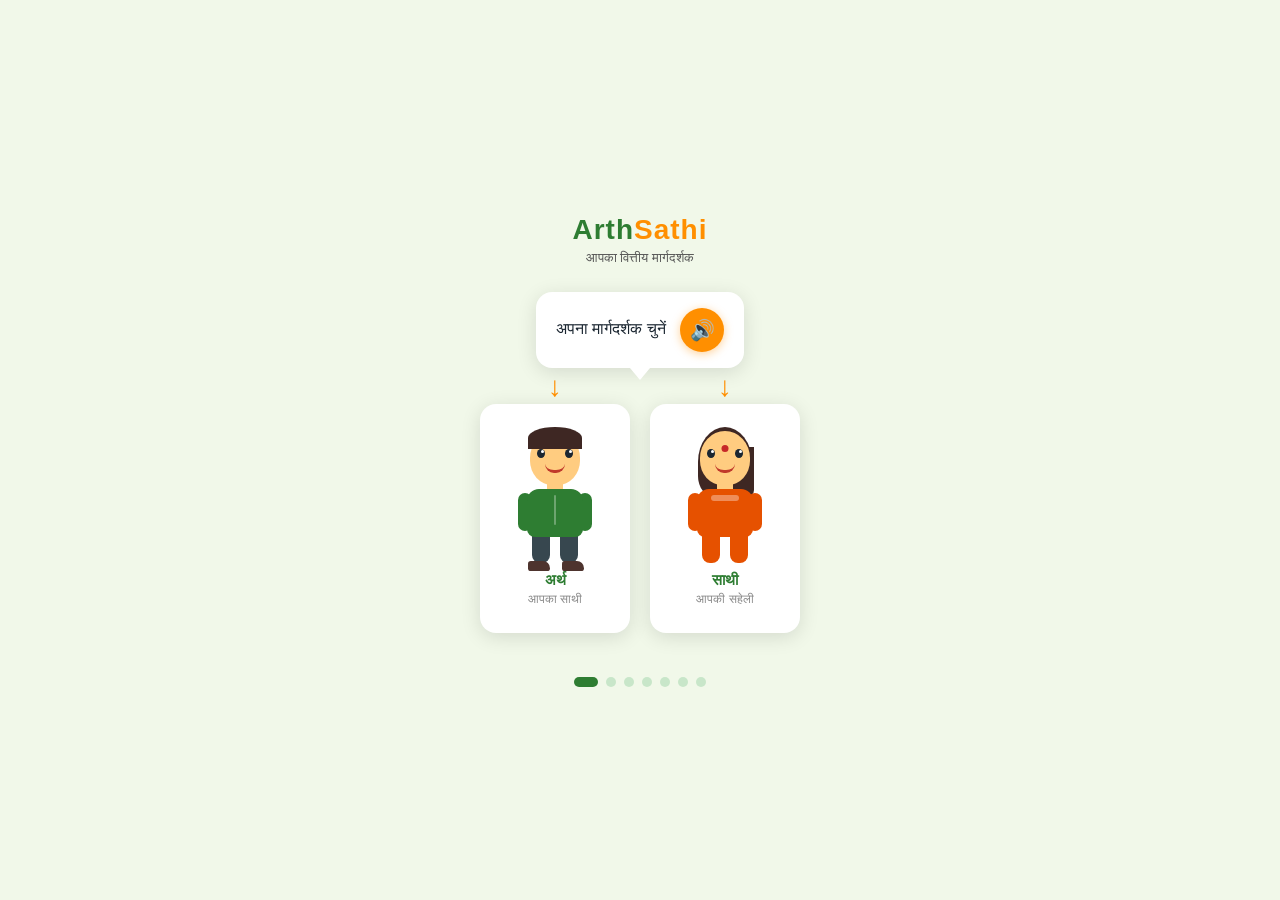
<file: frontend/index.html>
<!DOCTYPE html>
<html lang="hi">
<head>
    <meta charset="UTF-8">
    <meta name="viewport" content="width=device-width, initial-scale=1.0, maximum-scale=1.0">
    <meta name="description" content="ArthSathi - Your Financial Guide">
    <title>ArthSathi | अर्थसाथी</title>
    <link rel="stylesheet" href="css/main.css">
    <link rel="stylesheet" href="css/character.css">
</head>
<body>

<div class="screen" id="screen-character">

    <!-- App Logo -->
    <div class="app-header">
        <div class="app-logo">Arth<span>Sathi</span></div>
        <div class="app-tagline">आपका वित्तीय मार्गदर्शक</div>
    </div>

    <!-- Speech bubble -->
    <div class="speech-bubble" id="welcome-text">
        अपना मार्गदर्शक चुनें
        <button class="speak-btn" onclick="speakText()" title="सुनें">🔊</button>
    </div>

    <!-- Character selection cards -->
    <div class="character-row">

        <!-- Male character — Arth -->
        <div class="character-card" id="card-arth" onclick="selectCharacter('arth')">

            <!-- Animated arrow pointing DOWN to this card -->
            <div class="arrow-hint" id="arrow-arth"
                 style="top:-36px; left:50%; transform:translateX(-50%);">
                ↓
            </div>

            <!-- CSS 2D Character — Male -->
            <div class="character-figure arth" id="figure-arth">
                <div class="char-hair-male"></div>
                <div class="char-head">
                    <div class="char-eyes">
                        <div class="char-eye"></div>
                        <div class="char-eye"></div>
                    </div>
                    <div class="char-mouth"></div>
                </div>
                <div class="char-neck"></div>
                <div class="char-body char-body-male"></div>
                <div class="char-arm char-arm-left arth"></div>
                <div class="char-arm char-arm-right arth"></div>
                <div class="char-leg char-leg-left arth"></div>
                <div class="char-leg char-leg-right arth"></div>
                <div class="char-shoe char-shoe-left"></div>
                <div class="char-shoe char-shoe-right"></div>
            </div>

            <div class="char-name">अर्थ</div>
            <div class="char-role">आपका साथी</div>
        </div>

        <!-- Female character — Sathi -->
        <div class="character-card" id="card-sathi" onclick="selectCharacter('sathi')">

            <!-- Animated arrow pointing DOWN to this card -->
            <div class="arrow-hint" id="arrow-sathi"
                 style="top:-36px; left:50%; transform:translateX(-50%);">
                ↓
            </div>

            <!-- CSS 2D Character — Female -->
            <div class="character-figure sathi" id="figure-sathi">
                <div class="char-hair-female"></div>
                <div class="char-head">
                    <div class="char-eyes">
                        <div class="char-eye"></div>
                        <div class="char-eye"></div>
                    </div>
                    <div class="char-mouth"></div>
                </div>
                <div class="char-neck"></div>
                <div class="char-body char-body-female"></div>
                <div class="char-arm char-arm-left sathi"></div>
                <div class="char-arm char-arm-right sathi"></div>
                <div class="char-leg char-leg-left sathi"></div>
                <div class="char-leg char-leg-right sathi"></div>
            </div>

            <div class="char-name">साथी</div>
            <div class="char-role">आपकी सहेली</div>
        </div>

    </div>

    <!-- Continue button — hidden until character is selected -->
    <button class="btn-primary pulse" id="btn-continue"
            style="display:none; margin-top:10px;"
            onclick="goToLanguageScreen()">
        आगे बढ़ें →
    </button>

    <!-- Progress dots — step 1 of 7 -->
    <div class="progress-dots">
        <div class="dot active"></div>
        <div class="dot"></div>
        <div class="dot"></div>
        <div class="dot"></div>
        <div class="dot"></div>
        <div class="dot"></div>
        <div class="dot"></div>
    </div>

</div>

<script src="js/speech.js"></script>
<script src="js/app.js"></script>
<script>
    // Speak welcome message when page loads
    window.addEventListener('load', function() {
        setTimeout(function() {
            speak("अपना मार्गदर्शक चुनें। अर्थ या साथी?", 'hi-IN');
        }, 600);
    });

    // Fallback: speak on first touch if browser blocked auto-play
    var hasSpoken = false;
    document.addEventListener('click', function() {
        if (!hasSpoken) {
            hasSpoken = true;
            speak("अपना मार्गदर्शक चुनें। अर्थ या साथी?", 'hi-IN');
        }
    }, { once: true });

    function speakText() {
        speak("अपना मार्गदर्शक चुनें। अर्थ या साथी?", 'hi-IN');
    }

    function selectCharacter(name) {
        // Save choice
        localStorage.setItem('character', name);

        // Highlight selected card
        document.getElementById('card-arth').classList.remove('selected');
        document.getElementById('card-sathi').classList.remove('selected');
        document.getElementById('card-' + name).classList.add('selected');

        // Add nodding animation to selected character
        var fig = document.getElementById('figure-' + name);
        fig.classList.add('nodding');
        setTimeout(function() { fig.classList.remove('nodding'); }, 2000);

        // Hide arrows
        document.getElementById('arrow-arth').style.display = 'none';
        document.getElementById('arrow-sathi').style.display = 'none';

        // Show continue button
        document.getElementById('btn-continue').style.display = 'inline-block';

        // Speak confirmation
        if (name === 'arth') {
            speak("अर्थ को चुना गया। आगे बढ़ने के लिए बटन दबाएं।", 'hi-IN');
        } else {
            speak("साथी को चुना गया। आगे बढ़ने के लिए बटन दबाएं।", 'hi-IN');
        }
    }

    function goToLanguageScreen() {
        window.location.href = 'language.html';
    }
</script>

</body>
</html>
</file>
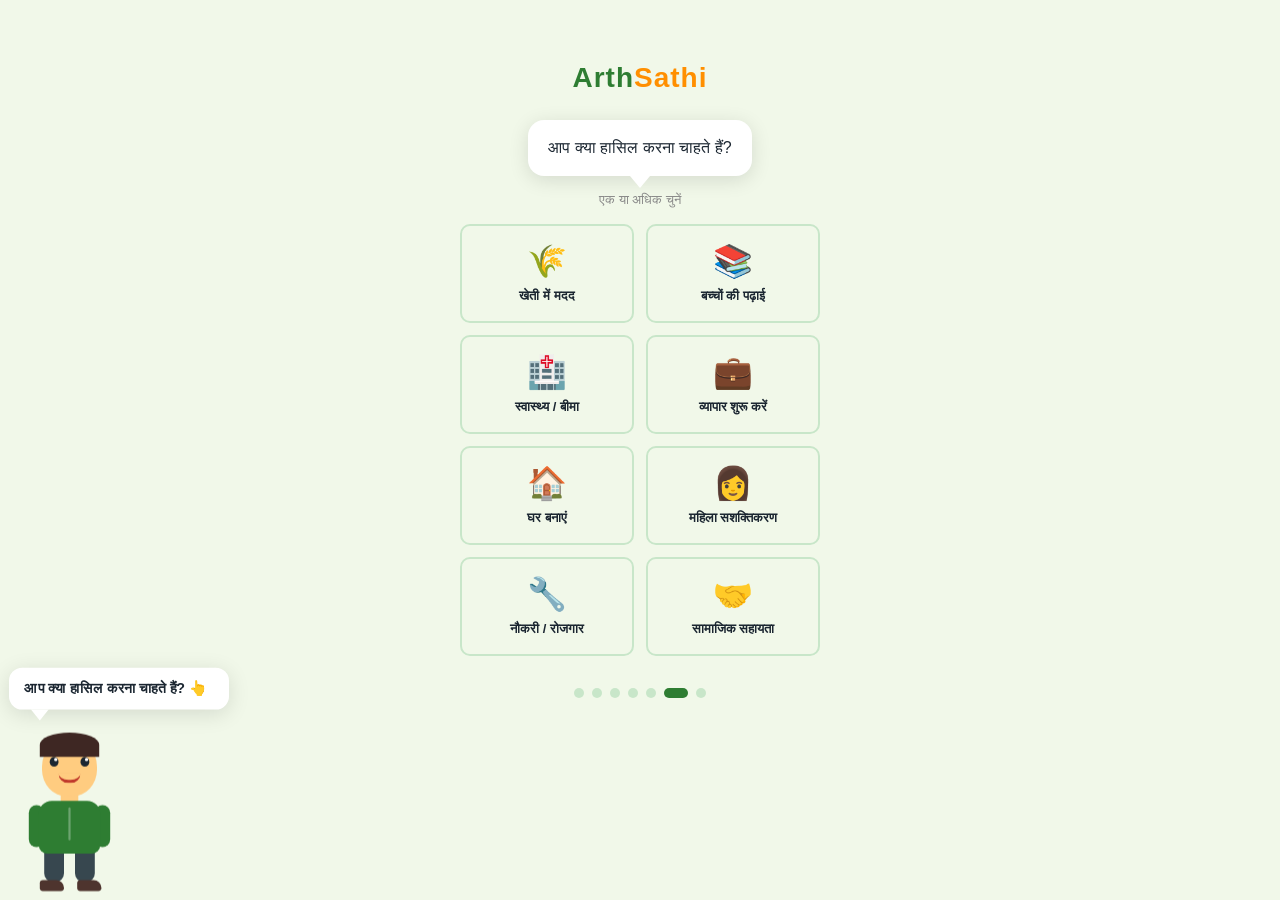
<file: frontend/goals.html>
<!DOCTYPE html>
<html lang="hi">
<head>
<meta charset="UTF-8">
<meta name="viewport" content="width=device-width,initial-scale=1,maximum-scale=1">
<title>ArthSathi | लक्ष्य</title>
<link rel="stylesheet" href="css/main.css">
<link rel="stylesheet" href="css/character.css">
<style>
.goals-grid{display:grid;grid-template-columns:1fr 1fr;gap:12px;width:100%;max-width:360px;margin:12px 0}
.goal-card{background:#F1F8E9;border:2px solid #C8E6C9;border-radius:var(--radius-sm);padding:16px 8px;text-align:center;cursor:pointer;transition:all .2s;font-family:inherit}
.goal-card.selected{border-color:var(--primary);background:var(--primary);color:#fff}
.goal-card .g-icon{font-size:32px;display:block;margin-bottom:6px}
.goal-card .g-label{font-size:13px;font-weight:700;line-height:1.3}
.subtitle{font-size:13px;color:var(--text-light);margin-bottom:4px}
</style>
</head>
<body>
<div class="screen" style="padding-bottom:160px">
  <div class="app-header"><div class="app-logo">Arth<span>Sathi</span></div></div>

  <div class="speech-bubble" id="g-bubble">
    आप क्या हासिल करना चाहते हैं?
    <button class="speak-btn" onclick="speakQ()">🔊</button>
  </div>

  <p class="subtitle" id="g-sub">एक या अधिक चुनें</p>

  <div class="goals-grid" id="goals-grid">
    <div class="goal-card" id="g-farming"        onclick="toggle('farming')">
      <span class="g-icon">🌾</span><span class="g-label" id="lbl-farming">खेती में मदद</span>
    </div>
    <div class="goal-card" id="g-education"      onclick="toggle('education')">
      <span class="g-icon">📚</span><span class="g-label" id="lbl-education">बच्चों की पढ़ाई</span>
    </div>
    <div class="goal-card" id="g-health"         onclick="toggle('health')">
      <span class="g-icon">🏥</span><span class="g-label" id="lbl-health">स्वास्थ्य / बीमा</span>
    </div>
    <div class="goal-card" id="g-business"       onclick="toggle('business')">
      <span class="g-icon">💼</span><span class="g-label" id="lbl-business">व्यापार शुरू करें</span>
    </div>
    <div class="goal-card" id="g-housing"        onclick="toggle('housing')">
      <span class="g-icon">🏠</span><span class="g-label" id="lbl-housing">घर बनाएं</span>
    </div>
    <div class="goal-card" id="g-women"          onclick="toggle('women_empowerment')">
      <span class="g-icon">👩</span><span class="g-label" id="lbl-women">महिला सशक्तिकरण</span>
    </div>
    <div class="goal-card" id="g-employment"     onclick="toggle('employment')">
      <span class="g-icon">🔧</span><span class="g-label" id="lbl-employment">नौकरी / रोजगार</span>
    </div>
    <div class="goal-card" id="g-social"         onclick="toggle('social_welfare')">
      <span class="g-icon">🤝</span><span class="g-label" id="lbl-social">सामाजिक सहायता</span>
    </div>
  </div>

  <div class="error-msg" id="g-err" style="display:none;color:#C62828;font-size:13px;font-weight:600"></div>

  <button class="btn-primary pulse" id="g-next"
          style="display:none;margin-top:8px" onclick="goNext()">
    योजनाएं देखें →
  </button>

  <div class="progress-dots" style="margin-top:20px">
    <div class="dot"></div><div class="dot"></div><div class="dot"></div>
    <div class="dot"></div><div class="dot"></div><div class="dot active"></div>
    <div class="dot"></div>
  </div>
</div>

<div class="character-guide">
  <div class="speech-bubble-guide" id="g-guide">अपना लक्ष्य चुनें 👆</div>
  <div class="character-figure" id="guide-fig"></div>
</div>

<script src="js/speech.js"></script>
<script src="js/app.js"></script>
<script>
var L = {}, selected = {};

window.addEventListener('load', function(){
  buildChar();
  var lc = localStorage.getItem('as_language') || 'hi';
  fetch('lang/' + lc + '.json')
    .then(function(r){ return r.json(); })
    .then(function(d){
      L = d;
      // Apply labels
      var sl = L.lang_fallback || L.lang_code;
      setText('g-bubble', (L.goals_title || 'आप क्या हासिल करना चाहते हैं?') + ' ');
      setText('g-sub',    L.goals_subtitle || 'एक या अधिक चुनें');
      setText('lbl-farming',    L.goal_farming    || 'खेती में मदद');
      setText('lbl-education',  L.goal_education  || 'बच्चों की पढ़ाई');
      setText('lbl-health',     L.goal_health     || 'स्वास्थ्य / बीमा');
      setText('lbl-business',   L.goal_business   || 'व्यापार शुरू करें');
      setText('lbl-housing',    L.goal_housing    || 'घर बनाएं');
      setText('lbl-women',      L.goal_women      || 'महिला सशक्तिकरण');
      setText('lbl-employment', L.goal_employment || 'नौकरी / रोजगार');
      setText('lbl-social',     L.goal_social     || 'सामाजिक सहायता');
      setText('g-next', (L.goals_next || 'योजनाएं देखें') + ' →');
      setText('g-guide', (L.goals_title || 'अपना लक्ष्य चुनें') + ' 👆');
      setTimeout(function(){ speak(L.goals_speak || L.goals_title, sl); }, 600);
    });
});

function setText(id, txt){
  var el = document.getElementById(id);
  if(el) el.textContent = txt;
}

function speakQ(){
  speak(L.goals_speak || L.goals_title, L.lang_fallback || L.lang_code);
}

// Map card id suffix → goal_category value
var GOAL_MAP = {
  'farming':'farming', 'education':'education', 'health':'health',
  'business':'business', 'housing':'housing', 'women':'women_empowerment',
  'employment':'employment', 'social':'social_welfare'
};

function toggle(cat){
  // Find card by data mapping
  var cardId = 'g-' + Object.keys(GOAL_MAP).find(function(k){ return GOAL_MAP[k]===cat; });
  var card = document.getElementById(cardId);
  if(!card) return;

  if(selected[cat]){
    delete selected[cat];
    card.classList.remove('selected');
  } else {
    selected[cat] = true;
    card.classList.add('selected');
  }

  var anySelected = Object.keys(selected).length > 0;
  document.getElementById('g-next').style.display = anySelected ? 'inline-block' : 'none';
  document.getElementById('g-err').style.display  = 'none';
}

function goNext(){
  if(!Object.keys(selected).length){
    var err = L.goals_error || 'कृपया कम से कम एक विकल्प चुनें।';
    document.getElementById('g-err').textContent = err;
    document.getElementById('g-err').style.display = 'block';
    speak(err, L.lang_fallback || L.lang_code);
    return;
  }

  var userId = localStorage.getItem('as_user_id');
  if(!userId){ window.location.href = 'register.html'; return; }

  // Build goals array for API
  var goals = Object.keys(selected).map(function(cat){
    return { goal_category: cat, goal_description: '' };
  });

  // Save goals via profile save (goals only — no profile fields)
  var sl = L.lang_fallback || L.lang_code;
  speak(L.goals_speak_next || 'योजनाएं खोजी जा रही हैं।', sl);

  apiCall('/profile/save', 'POST',
    { user_id: parseInt(userId), goals: goals },
    function(){ window.location.href = 'results.html'; },
    function(msg){ speak(msg, sl); }
  );
}

function buildChar(){
  var name = localStorage.getItem('character') || 'arth';
  var fig  = document.getElementById('guide-fig');
  fig.className = 'character-figure ' + name;
  if(name === 'arth'){
    fig.innerHTML =
      '<div class="char-hair-male"></div>'+
      '<div class="char-head"><div class="char-eyes">'+
      '<div class="char-eye"></div><div class="char-eye"></div>'+
      '</div><div class="char-mouth"></div></div>'+
      '<div class="char-neck"></div>'+
      '<div class="char-body char-body-male"></div>'+
      '<div class="char-arm char-arm-left arth"></div>'+
      '<div class="char-arm char-arm-right arth"></div>'+
      '<div class="char-leg char-leg-left arth"></div>'+
      '<div class="char-leg char-leg-right arth"></div>'+
      '<div class="char-shoe char-shoe-left"></div>'+
      '<div class="char-shoe char-shoe-right"></div>';
  } else {
    fig.innerHTML =
      '<div class="char-hair-female"></div>'+
      '<div class="char-head"><div class="char-eyes">'+
      '<div class="char-eye"></div><div class="char-eye"></div>'+
      '</div><div class="char-mouth"></div></div>'+
      '<div class="char-neck"></div>'+
      '<div class="char-body char-body-female"></div>'+
      '<div class="char-arm char-arm-left sathi"></div>'+
      '<div class="char-arm char-arm-right sathi"></div>'+
      '<div class="char-leg char-leg-left sathi"></div>'+
      '<div class="char-leg char-leg-right sathi"></div>';
  }
}
</script>
</body>
</html>
</file>
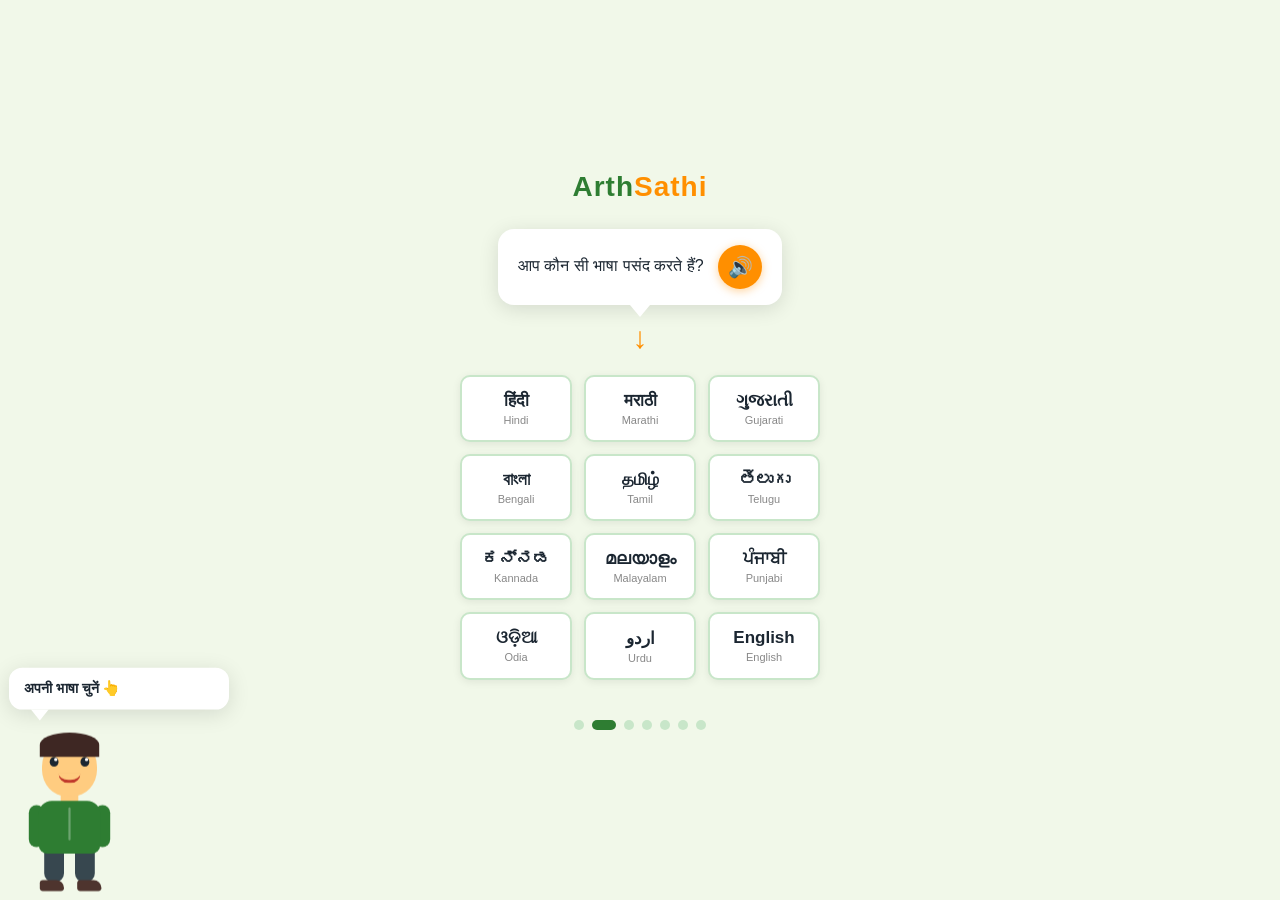
<file: frontend/language.html>
<!DOCTYPE html>
<html lang="hi">
<head>
    <meta charset="UTF-8">
    <meta name="viewport" content="width=device-width, initial-scale=1.0, maximum-scale=1.0">
    <title>ArthSathi | भाषा चुनें</title>
    <link rel="stylesheet" href="css/main.css">
    <link rel="stylesheet" href="css/character.css">
    <style>
        .lang-grid {
            display: grid;
            grid-template-columns: repeat(3, 1fr);
            gap: 12px;
            width: 100%;
            max-width: 360px;
            margin: 16px 0;
        }

        .lang-btn {
            background: var(--white);
            border: 2px solid #C8E6C9;
            border-radius: var(--radius-sm);
            padding: 14px 8px;
            text-align: center;
            cursor: pointer;
            transition: all 0.2s ease;
            box-shadow: 0 2px 8px rgba(0,0,0,0.08);
        }

        .lang-btn:hover {
            border-color: var(--primary-light);
            transform: translateY(-2px);
        }

        .lang-btn.selected {
            border-color: var(--primary);
            background: #E8F5E9;
        }

        .lang-native {
            font-size: 17px;
            font-weight: 700;
            color: var(--text-dark);
            display: block;
        }

        .lang-english {
            font-size: 11px;
            color: var(--text-light);
            margin-top: 3px;
            display: block;
        }

        /* Animated arrow pointing to language grid */
        .arrow-down-grid {
            font-size: 30px;
            color: var(--accent);
            animation: bounceArrow 1s infinite;
            margin-bottom: 4px;
        }
    </style>
</head>
<body>

<div class="screen" id="screen-language">

    <!-- App Logo -->
    <div class="app-header">
        <div class="app-logo">Arth<span>Sathi</span></div>
    </div>

    <!-- Speech bubble -->
    <div class="speech-bubble" id="lang-question">
        आप कौन सी भाषा पसंद करते हैं?
        <button class="speak-btn" onclick="speakQuestion()" title="सुनें">🔊</button>
    </div>

    <!-- Arrow pointing to language grid -->
    <div class="arrow-down-grid">↓</div>

    <!-- Language selection grid -->
    <div class="lang-grid" id="lang-grid">

        <div class="lang-btn" id="btn-hi" onclick="selectLanguage('hi')">
            <span class="lang-native">हिंदी</span>
            <span class="lang-english">Hindi</span>
        </div>

        <div class="lang-btn" id="btn-mr" onclick="selectLanguage('mr')">
            <span class="lang-native">मराठी</span>
            <span class="lang-english">Marathi</span>
        </div>

        <div class="lang-btn" id="btn-gu" onclick="selectLanguage('gu')">
            <span class="lang-native">ગુજરાતી</span>
            <span class="lang-english">Gujarati</span>
        </div>

        <div class="lang-btn" id="btn-bn" onclick="selectLanguage('bn')">
            <span class="lang-native">বাংলা</span>
            <span class="lang-english">Bengali</span>
        </div>

        <div class="lang-btn" id="btn-ta" onclick="selectLanguage('ta')">
            <span class="lang-native">தமிழ்</span>
            <span class="lang-english">Tamil</span>
        </div>

        <div class="lang-btn" id="btn-te" onclick="selectLanguage('te')">
            <span class="lang-native">తెలుగు</span>
            <span class="lang-english">Telugu</span>
        </div>

        <div class="lang-btn" id="btn-kn" onclick="selectLanguage('kn')">
            <span class="lang-native">ಕನ್ನಡ</span>
            <span class="lang-english">Kannada</span>
        </div>

        <div class="lang-btn" id="btn-ml" onclick="selectLanguage('ml')">
            <span class="lang-native">മലയാളം</span>
            <span class="lang-english">Malayalam</span>
        </div>

        <div class="lang-btn" id="btn-pa" onclick="selectLanguage('pa')">
            <span class="lang-native">ਪੰਜਾਬੀ</span>
            <span class="lang-english">Punjabi</span>
        </div>

        <div class="lang-btn" id="btn-or" onclick="selectLanguage('or')">
            <span class="lang-native">ଓଡ଼ିଆ</span>
            <span class="lang-english">Odia</span>
        </div>

        <div class="lang-btn" id="btn-ur" onclick="selectLanguage('ur')">
            <span class="lang-native">اردو</span>
            <span class="lang-english">Urdu</span>
        </div>

        <div class="lang-btn" id="btn-en" onclick="selectLanguage('en')">
            <span class="lang-native">English</span>
            <span class="lang-english">English</span>
        </div>

    </div>

    <!-- Continue button — hidden until language selected -->
    <button class="btn-primary pulse" id="btn-continue"
            style="display:none;"
            onclick="goNext()">
        आगे बढ़ें →
    </button>

    <!-- Progress dots — step 2 of 7 -->
    <div class="progress-dots">
        <div class="dot"></div>
        <div class="dot active"></div>
        <div class="dot"></div>
        <div class="dot"></div>
        <div class="dot"></div>
        <div class="dot"></div>
        <div class="dot"></div>
    </div>

</div>

<!-- Fixed character guide at bottom left -->
<div class="character-guide" id="char-guide">
    <div class="speech-bubble-guide" id="guide-bubble">
        अपनी भाषा चुनें 👆
    </div>
    <div class="character-figure" id="guide-figure">
        <!-- filled by JS based on chosen character -->
    </div>
</div>

<script src="js/speech.js"></script>
<script src="js/app.js"></script>
<script>
    var selectedLang   = null;
    var currentLangData = null;

    // Language code map for speech
    var SPEECH_CODES = {
        hi: 'hi-IN', mr: 'mr-IN', gu: 'gu-IN',
        bn: 'bn-IN', ta: 'ta-IN', te: 'te-IN',
        kn: 'kn-IN', ml: 'ml-IN', pa: 'pa-IN',
        or: 'or-IN', ur: 'ur-IN', en: 'en-IN'
    };

    // Build the character in the guide based on Screen 1 choice
    window.addEventListener('load', function() {
        buildGuideCharacter();

        // Try auto-speak immediately on load
        // Works if user already interacted on previous screen
        setTimeout(function() {
            speak("आप कौन सी भाषा पसंद करते हैं?", 'hi-IN');
        }, 600);
    });

    // Fallback: if browser blocked auto-speak,
    // speak on first touch/click anywhere on the page
    var hasSpoken = false;
    document.addEventListener('click', function() {
        if (!hasSpoken) {
            hasSpoken = true;
            speak("आप कौन सी भाषा पसंद करते हैं?", 'hi-IN');
        }
    }, { once: true });

    function buildGuideCharacter() {
        var charName = localStorage.getItem('character') || 'arth';
        var fig = document.getElementById('guide-figure');

        if (charName === 'arth') {
            fig.innerHTML =
                '<div class="char-hair-male"></div>' +
                '<div class="char-head">' +
                  '<div class="char-eyes">' +
                    '<div class="char-eye"></div>' +
                    '<div class="char-eye"></div>' +
                  '</div>' +
                  '<div class="char-mouth"></div>' +
                '</div>' +
                '<div class="char-neck"></div>' +
                '<div class="char-body char-body-male"></div>' +
                '<div class="char-arm char-arm-left arth"></div>' +
                '<div class="char-arm char-arm-right arth"></div>' +
                '<div class="char-leg char-leg-left arth"></div>' +
                '<div class="char-leg char-leg-right arth"></div>' +
                '<div class="char-shoe char-shoe-left"></div>' +
                '<div class="char-shoe char-shoe-right"></div>';
            fig.className = 'character-figure arth';
        } else {
            fig.innerHTML =
                '<div class="char-hair-female"></div>' +
                '<div class="char-head">' +
                  '<div class="char-eyes">' +
                    '<div class="char-eye"></div>' +
                    '<div class="char-eye"></div>' +
                  '</div>' +
                  '<div class="char-mouth"></div>' +
                '</div>' +
                '<div class="char-neck"></div>' +
                '<div class="char-body char-body-female"></div>' +
                '<div class="char-arm char-arm-left sathi"></div>' +
                '<div class="char-arm char-arm-right sathi"></div>' +
                '<div class="char-leg char-leg-left sathi"></div>' +
                '<div class="char-leg char-leg-right sathi"></div>';
            fig.className = 'character-figure sathi';
        }
    }

    function speakQuestion() {
        if (currentLangData) {
            speak(currentLangData.select_language_speak, currentLangData.lang_code);
        } else {
            speak("आप कौन सी भाषा पसंद करते हैं?", 'hi-IN');
        }
    }

    function selectLanguage(code) {
        selectedLang = code;

        // Mark as spoken so fallback doesn't fire the question again
        hasSpoken = true;

        // Highlight selected button
        document.querySelectorAll('.lang-btn').forEach(function(b) {
            b.classList.remove('selected');
        });
        document.getElementById('btn-' + code).classList.add('selected');

        // Load that language's JSON
        fetch('lang/' + code + '.json')
            .then(function(r) { return r.json(); })
            .then(function(data) {
                currentLangData = data;

                // Update speech bubble text
                document.getElementById('lang-question').childNodes[0].textContent =
                    data.select_language + ' ';

                // Update continue button text
                document.getElementById('btn-continue').textContent =
                    data.continue + ' →';

                // Update guide bubble
                document.getElementById('guide-bubble').textContent =
                    data.selected + ' ✓';

                // Make character talk
                var fig = document.getElementById('guide-figure');
                fig.classList.add('talking');

                // Speak CONFIRMATION in chosen language (not the question again)
                // Use lang_fallback if defined (for languages Windows can't speak natively)
                var speechLang   = data.lang_fallback   || data.lang_code;
                var spokenName   = data.lang_name_spoken || data.lang_name;
                var spokenSelect = data.selected_spoken  || data.selected;
                var confirmText  = spokenName + ' ' + spokenSelect;
                speak(confirmText, speechLang, function() {
                    fig.classList.remove('talking');
                });

                // Show continue button
                document.getElementById('btn-continue').style.display = 'inline-block';

                // Save to storage
                localStorage.setItem('as_language', code);
                localStorage.setItem('as_lang_code', data.lang_code);
            });
    }

    function goNext() {
        if (!selectedLang) return;
        window.location.href = 'voice-or-type.html';
    }
</script>

</body>
</html>
</file>
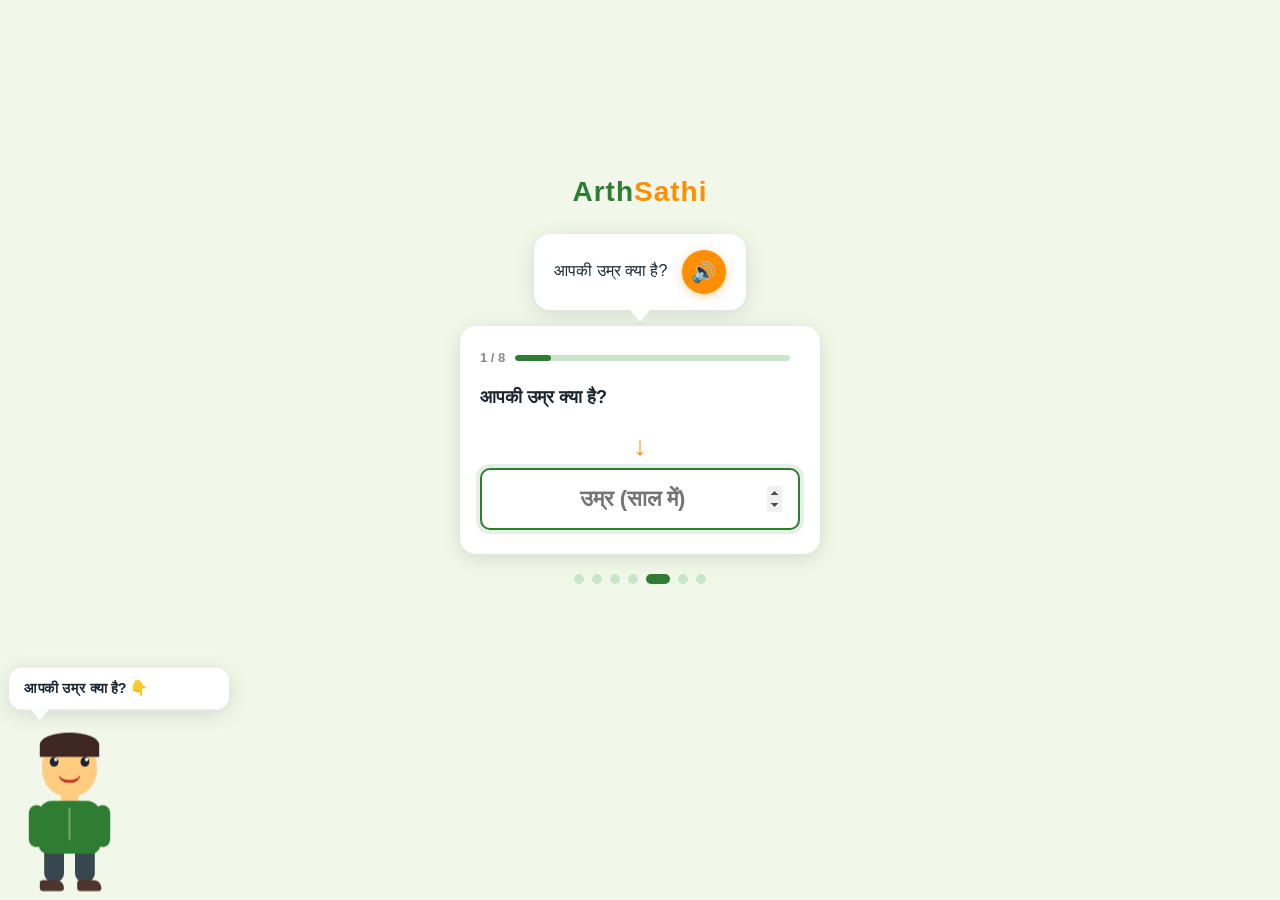
<file: frontend/onboarding.html>
<!DOCTYPE html>
<html lang="hi">
<head>
    <meta charset="UTF-8">
    <meta name="viewport" content="width=device-width, initial-scale=1.0, maximum-scale=1.0">
    <title>ArthSathi | आपकी जानकारी</title>
    <link rel="stylesheet" href="css/main.css">
    <link rel="stylesheet" href="css/character.css">
    <style>
        .onboarding-box {
            background: var(--white);
            border-radius: var(--radius);
            padding: 24px 20px;
            width: 100%;
            max-width: 360px;
            box-shadow: var(--card-shadow);
            min-height: 200px;
        }

        /* Step indicator */
        .step-indicator {
            display: flex;
            justify-content: space-between;
            align-items: center;
            margin-bottom: 20px;
        }

        .step-count {
            font-size: 13px;
            font-weight: 600;
            color: var(--text-light);
        }

        .step-bar {
            flex: 1;
            height: 6px;
            background: #C8E6C9;
            border-radius: 3px;
            margin: 0 10px;
            overflow: hidden;
        }

        .step-bar-fill {
            height: 100%;
            background: var(--primary);
            border-radius: 3px;
            transition: width 0.4s ease;
        }

        /* Question title */
        .question-title {
            font-size: 18px;
            font-weight: 700;
            color: var(--text-dark);
            margin-bottom: 20px;
            line-height: 1.4;
        }

        /* Arrow pointing down to input */
        .input-arrow {
            text-align: center;
            font-size: 26px;
            color: var(--accent);
            animation: bounceArrow 0.9s infinite;
            margin-bottom: 6px;
        }

        /* Number input */
        .num-input {
            width: 100%;
            padding: 16px;
            border: 2px solid #C8E6C9;
            border-radius: var(--radius-sm);
            font-size: 22px;
            font-weight: 700;
            text-align: center;
            outline: none;
            color: var(--text-dark);
            background: #FAFAFA;
            transition: border-color 0.2s;
            font-family: inherit;
        }

        .num-input:focus {
            border-color: var(--primary);
            background: white;
            box-shadow: 0 0 0 4px rgba(46,125,50,0.12);
        }

        /* Text input */
        .text-input {
            width: 100%;
            padding: 14px 16px;
            border: 2px solid #C8E6C9;
            border-radius: var(--radius-sm);
            font-size: 16px;
            outline: none;
            color: var(--text-dark);
            background: #FAFAFA;
            transition: border-color 0.2s;
            font-family: inherit;
        }

        .text-input:focus {
            border-color: var(--primary);
            background: white;
            box-shadow: 0 0 0 4px rgba(46,125,50,0.12);
        }

        /* Select dropdown */
        .select-input {
            width: 100%;
            padding: 14px 16px;
            border: 2px solid #C8E6C9;
            border-radius: var(--radius-sm);
            font-size: 16px;
            outline: none;
            color: var(--text-dark);
            background: white;
            font-family: inherit;
            cursor: pointer;
            appearance: none;
            background-image: url("data:image/svg+xml,%3Csvg xmlns='http://www.w3.org/2000/svg' width='12' height='8' viewBox='0 0 12 8'%3E%3Cpath fill='%232E7D32' d='M6 8L0 0h12z'/%3E%3C/svg%3E");
            background-repeat: no-repeat;
            background-position: right 16px center;
        }

        /* Choice buttons grid (gender, caste, occupation) */
        .choices-grid {
            display: grid;
            gap: 10px;
        }

        .choices-grid.cols-2 { grid-template-columns: 1fr 1fr; }
        .choices-grid.cols-3 { grid-template-columns: 1fr 1fr 1fr; }

        .choice-btn {
            background: #F1F8E9;
            border: 2px solid #C8E6C9;
            border-radius: var(--radius-sm);
            padding: 14px 8px;
            text-align: center;
            cursor: pointer;
            font-size: 14px;
            font-weight: 600;
            color: var(--text-dark);
            transition: all 0.2s ease;
            font-family: inherit;
        }

        .choice-btn:hover {
            border-color: var(--primary-light);
            background: #E8F5E9;
        }

        .choice-btn.selected {
            border-color: var(--primary);
            background: var(--primary);
            color: white;
        }

        .choice-icon {
            font-size: 24px;
            display: block;
            margin-bottom: 4px;
        }

        /* Mic + input row */
        .input-with-mic {
            display: flex;
            gap: 8px;
            align-items: center;
        }

        .input-with-mic .text-input,
        .input-with-mic .num-input { flex: 1; }

        .mic-btn {
            background: var(--accent);
            color: white;
            border: none;
            border-radius: var(--radius-sm);
            width: 48px;
            height: 48px;
            font-size: 18px;
            cursor: pointer;
            flex-shrink: 0;
            display: flex;
            align-items: center;
            justify-content: center;
            transition: all 0.2s;
        }

        .mic-btn.listening {
            background: #C62828;
            animation: micPulse 0.7s infinite;
        }

        @keyframes micPulse {
            0%, 100% { transform: scale(1); }
            50%       { transform: scale(1.12); }
        }

        /* Next button */
        .next-btn {
            width: 100%;
            padding: 15px;
            background: var(--primary);
            color: white;
            border: none;
            border-radius: 50px;
            font-size: 16px;
            font-weight: 700;
            cursor: pointer;
            margin-top: 16px;
            box-shadow: 0 4px 14px rgba(46,125,50,0.35);
            transition: all 0.2s;
            display: none;
        }

        .next-btn.show { display: block; }
        .next-btn:hover { background: var(--primary-light); }

        /* Yes / No buttons */
        .yn-row {
            display: flex;
            gap: 16px;
        }

        .yn-btn {
            flex: 1;
            padding: 18px;
            border: 2px solid #C8E6C9;
            border-radius: var(--radius);
            background: #F1F8E9;
            font-size: 18px;
            font-weight: 700;
            cursor: pointer;
            text-align: center;
            transition: all 0.2s;
            font-family: inherit;
        }

        .yn-btn:hover { border-color: var(--primary-light); }
        .yn-btn.selected { background: var(--primary); color: white; border-color: var(--primary); }

        .error-msg {
            color: #C62828;
            font-size: 13px;
            margin-top: 8px;
            display: none;
        }
        .error-msg.show { display: block; }
    </style>
</head>
<body>

<div class="screen" id="screen-onboarding" style="padding-bottom:160px;">

    <div class="app-header">
        <div class="app-logo">Arth<span>Sathi</span></div>
    </div>

    <!-- Speech bubble -->
    <div class="speech-bubble" id="ob-bubble">
        अब हम आपके बारे में जानेंगे
        <button class="speak-btn" onclick="speakCurrent()" title="सुनें">🔊</button>
    </div>

    <!-- Onboarding box — content changes per step -->
    <div class="onboarding-box" id="ob-box">

        <div class="step-indicator">
            <span class="step-count" id="step-count">1 / 8</span>
            <div class="step-bar">
                <div class="step-bar-fill" id="step-fill" style="width:12%;"></div>
            </div>
        </div>

        <div class="question-title" id="q-title">आपकी उम्र क्या है?</div>

        <!-- Step content injected here by JS -->
        <div id="step-content"></div>

        <div class="error-msg" id="ob-error"></div>

        <button class="next-btn" id="next-btn" onclick="nextStep()">आगे →</button>

    </div>

    <!-- Progress dots — step 5 of 7 -->
    <div class="progress-dots" style="margin-top:20px;">
        <div class="dot"></div>
        <div class="dot"></div>
        <div class="dot"></div>
        <div class="dot"></div>
        <div class="dot active"></div>
        <div class="dot"></div>
        <div class="dot"></div>
    </div>

</div>

<!-- Fixed character guide -->
<div class="character-guide" id="char-guide">
    <div class="speech-bubble-guide" id="guide-bubble">अपनी जानकारी दें 👆</div>
    <div class="character-figure" id="guide-figure"></div>
</div>

<script src="js/speech.js"></script>
<script src="js/app.js"></script>
<script>
    var L          = {};
    var currentStep = 1;
    var totalSteps  = 8;
    var inputMode   = localStorage.getItem('as_input_mode') || 'text';
    var answers     = {};   // collected answers

    // Indian states list for dropdown
    var STATES = [
        'Andhra Pradesh','Arunachal Pradesh','Assam','Bihar','Chhattisgarh',
        'Goa','Gujarat','Haryana','Himachal Pradesh','Jharkhand','Karnataka',
        'Kerala','Madhya Pradesh','Maharashtra','Manipur','Meghalaya','Mizoram',
        'Nagaland','Odisha','Punjab','Rajasthan','Sikkim','Tamil Nadu','Telangana',
        'Tripura','Uttar Pradesh','Uttarakhand','West Bengal','Delhi',
        'Jammu And Kashmir','Ladakh','Puducherry','Chandigarh','Lakshadweep',
        'Andaman And Nicobar','Dadra And Nagar Haveli'
    ];

    window.addEventListener('load', function() {
        buildCharacter();
        loadLanguage();
    });

    function loadLanguage() {
        var langCode = localStorage.getItem('as_language') || 'hi';
        fetch('lang/' + langCode + '.json')
            .then(function(r) { return r.json(); })
            .then(function(data) {
                L = data;
                document.getElementById('guide-bubble').textContent =
                    (L.onboarding_intro || 'अपनी जानकारी दें') + ' 👆';
                setTimeout(function() {
                    var speechLang = L.lang_fallback || L.lang_code;
                    speak(L.onboarding_intro_speak || L.onboarding_intro, speechLang, function() {
                        renderStep(1);
                    });
                }, 600);
            });
    }

    // ── RENDER STEP ───────────────────────────────────────────
    function renderStep(step) {
        currentStep = step;
        var pct = Math.round((step / totalSteps) * 100);
        document.getElementById('step-count').textContent = step + ' / ' + totalSteps;
        document.getElementById('step-fill').style.width  = pct + '%';
        document.getElementById('ob-error').classList.remove('show');
        document.getElementById('next-btn').classList.remove('show');

        var content = document.getElementById('step-content');
        var speechLang = L.lang_fallback || L.lang_code;
        var showMic = (inputMode === 'voice');

        switch (step) {

            // ── Step 1: Age ────────────────────────────────────
            case 1:
                setTitle(L.q_age || 'आपकी उम्र क्या है?');
                content.innerHTML =
                    '<div class="input-arrow">↓</div>' +
                    '<div class="input-with-mic">' +
                    '<input class="num-input" type="number" id="inp-age" min="1" max="100" ' +
                    'placeholder="' + (L.age_placeholder || '18') + '" ' +
                    'oninput="onNumInput(this, \'next-btn\')">' +
                    (showMic ? '<button class="mic-btn" id="mic-age" onclick="voiceInput(\'inp-age\',\'mic-age\',\'next-btn\')">🎤</button>' : '') +
                    '</div>';
                speak(L.q_age_speak || L.q_age, speechLang);
                setTimeout(function() { var el = document.getElementById('inp-age'); if(el) el.focus(); }, 400);
                break;

            // ── Step 2: Gender ─────────────────────────────────
            case 2:
                setTitle(L.q_gender || 'आप कौन हैं?');
                content.innerHTML =
                    '<div class="input-arrow">↓</div>' +
                    '<div class="choices-grid cols-3">' +
                    choiceBtn('male',   '👨', L.male   || 'पुरुष') +
                    choiceBtn('female', '👩', L.female || 'महिला') +
                    choiceBtn('other',  '🧑', L.other  || 'अन्य') +
                    '</div>';
                speak(L.q_gender_speak || L.q_gender, speechLang);
                break;

            // ── Step 3: State ──────────────────────────────────
            case 3:
                setTitle(L.q_state || 'आप किस राज्य में रहते हैं?');
                var opts = '<option value="">' + (L.state_placeholder || 'राज्य चुनें') + '</option>';
                STATES.forEach(function(s) { opts += '<option value="' + s + '">' + s + '</option>'; });
                content.innerHTML =
                    '<div class="input-arrow">↓</div>' +
                    '<select class="select-input" id="inp-state" onchange="onSelectInput(this, \'next-btn\')">' +
                    opts + '</select>';
                speak(L.q_state_speak || L.q_state, speechLang);
                // Pre-select if already answered
                if (answers.state) {
                    setTimeout(function() {
                        var el = document.getElementById('inp-state');
                        if (el) { el.value = answers.state; showNextBtn(); }
                    }, 100);
                }
                break;

            // ── Step 4: District ───────────────────────────────
            case 4:
                setTitle(L.q_district || 'आपका जिला कौन सा है?');
                content.innerHTML =
                    '<div class="input-arrow">↓</div>' +
                    '<div class="input-with-mic">' +
                    '<input class="text-input" type="text" id="inp-district" ' +
                    'placeholder="' + (L.district_placeholder || 'जिले का नाम') + '" ' +
                    'oninput="onTextInput(this, \'next-btn\')">' +
                    (showMic ? '<button class="mic-btn" id="mic-district" onclick="voiceInput(\'inp-district\',\'mic-district\',\'next-btn\')">🎤</button>' : '') +
                    '</div>';
                speak(L.q_district_speak || L.q_district, speechLang);
                setTimeout(function() { var el = document.getElementById('inp-district'); if(el) el.focus(); }, 400);
                break;

            // ── Step 5: Caste ──────────────────────────────────
            case 5:
                setTitle(L.q_caste || 'आप किस वर्ग से हैं?');
                content.innerHTML =
                    '<div class="input-arrow">↓</div>' +
                    '<div class="choices-grid cols-2">' +
                    choiceBtn('SC',      '📋', L.sc      || 'SC') +
                    choiceBtn('ST',      '🏕️', L.st      || 'ST') +
                    choiceBtn('OBC',     '📄', L.obc     || 'OBC') +
                    choiceBtn('General', '👤', L.general || 'General') +
                    '</div>';
                speak(L.q_caste_speak || L.q_caste, speechLang);
                break;

            // ── Step 6: Occupation ─────────────────────────────
            case 6:
                setTitle(L.q_occupation || 'आप क्या काम करते हैं?');
                content.innerHTML =
                    '<div class="input-arrow">↓</div>' +
                    '<div class="choices-grid cols-2">' +
                    choiceBtn('farmer',             '🌾', L.farmer             || 'किसान') +
                    choiceBtn('student',            '📚', L.student            || 'विद्यार्थी') +
                    choiceBtn('entrepreneur',       '💼', L.entrepreneur       || 'व्यापारी') +
                    choiceBtn('construction_worker','🔨', L.construction_worker|| 'मजदूर') +
                    choiceBtn('artisan',            '🎨', L.artisan            || 'कारीगर') +
                    choiceBtn('daily_wage',         '⚒️', L.daily_wage         || 'दैनिक मजदूर') +
                    '</div>';
                speak(L.q_occupation_speak || L.q_occupation, speechLang);
                break;

            // ── Step 7: Income ─────────────────────────────────
            case 7:
                setTitle(L.q_income || 'आपकी सालाना आमदनी कितनी है?');
                content.innerHTML =
                    '<div class="input-arrow">↓</div>' +
                    '<div class="input-with-mic">' +
                    '<input class="num-input" type="number" id="inp-income" min="0" ' +
                    'placeholder="' + (L.income_placeholder || '₹ सालाना') + '" ' +
                    'oninput="onNumInput(this, \'next-btn\')">' +
                    (showMic ? '<button class="mic-btn" id="mic-income" onclick="voiceInput(\'inp-income\',\'mic-income\',\'next-btn\')">🎤</button>' : '') +
                    '</div>';
                speak(L.q_income_speak || L.q_income, speechLang);
                setTimeout(function() { var el = document.getElementById('inp-income'); if(el) el.focus(); }, 400);
                break;

            // ── Step 8: Family size ────────────────────────────
            case 8:
                setTitle(L.q_family || 'आपके परिवार में कितने लोग हैं?');
                content.innerHTML =
                    '<div class="input-arrow">↓</div>' +
                    '<div class="input-with-mic">' +
                    '<input class="num-input" type="number" id="inp-family" min="1" max="20" ' +
                    'placeholder="' + (L.family_placeholder || '4') + '" ' +
                    'oninput="onNumInput(this, \'next-btn\')">' +
                    (showMic ? '<button class="mic-btn" id="mic-family" onclick="voiceInput(\'inp-family\',\'mic-family\',\'next-btn\')">🎤</button>' : '') +
                    '</div>';
                speak(L.q_family_speak || L.q_family, speechLang);
                setTimeout(function() { var el = document.getElementById('inp-family'); if(el) el.focus(); }, 400);
                break;
        }

        // Update next button text
        var nxtBtn = document.getElementById('next-btn');
        nxtBtn.textContent = (step < totalSteps)
            ? (L.continue || 'आगे') + ' →'
            : (L.saved    || 'सहेजें') + ' ✓';

        // Update guide bubble
        document.getElementById('guide-bubble').textContent =
            (L['q_age'] && step === 1 ? L.q_age :
             L['q_gender'] && step === 2 ? L.q_gender :
             '...') + ' 👇';
    }

    // ── NEXT STEP ─────────────────────────────────────────────
    function nextStep() {
        var speechLang = L.lang_fallback || L.lang_code;

        // Validate and collect answer
        switch (currentStep) {
            case 1:
                var age = document.getElementById('inp-age').value;
                if (!age || age < 1 || age > 100) {
                    showErr(L.error_fill_all || 'कृपया सही उम्र भरें।');
                    return;
                }
                answers.age = parseInt(age);
                break;

            case 2:
                if (!answers.gender) {
                    showErr(L.error_fill_all || 'कृपया विकल्प चुनें।');
                    return;
                }
                break;

            case 3:
                var state = document.getElementById('inp-state').value;
                if (!state) {
                    showErr(L.error_fill_all || 'कृपया राज्य चुनें।');
                    return;
                }
                answers.state = state;
                break;

            case 4:
                var district = document.getElementById('inp-district').value.trim();
                if (!district) {
                    showErr(L.error_fill_all || 'कृपया जिला भरें।');
                    return;
                }
                answers.district = district;
                break;

            case 5:
                if (!answers.caste) {
                    showErr(L.error_fill_all || 'कृपया वर्ग चुनें।');
                    return;
                }
                break;

            case 6:
                if (!answers.occupation) {
                    showErr(L.error_fill_all || 'कृपया काम चुनें।');
                    return;
                }
                break;

            case 7:
                var income = document.getElementById('inp-income').value;
                if (!income || income < 0) {
                    showErr(L.error_fill_all || 'कृपया आमदनी भरें।');
                    return;
                }
                answers.annual_income = parseInt(income);
                break;

            case 8:
                var family = document.getElementById('inp-family').value;
                if (!family || family < 1) {
                    showErr(L.error_fill_all || 'कृपया परिवार की संख्या भरें।');
                    return;
                }
                answers.family_size = parseInt(family);
                // Last step — save to database
                saveProfile();
                return;
        }

        // Character nod + move to next step
        var fig = document.getElementById('guide-figure');
        fig.classList.add('nodding');
        setTimeout(function() {
            fig.classList.remove('nodding');
            renderStep(currentStep + 1);
        }, 600);
    }

    // ── SAVE PROFILE ──────────────────────────────────────────
    function saveProfile() {
        var userId = localStorage.getItem('as_user_id');
        if (!userId) {
            window.location.href = 'register.html';
            return;
        }

        var speechLang = L.lang_fallback || L.lang_code;

        // Update bubble
        document.getElementById('ob-bubble').childNodes[0].textContent =
            (L.saving || 'सहेजा जा रहा है...') + ' ';
        speak(L.saving || 'जानकारी सहेजी जा रही है।', speechLang);

        var payload = {
            user_id      : parseInt(userId),
            age          : answers.age,
            gender       : answers.gender,
            state        : answers.state,
            district     : answers.district,
            caste        : answers.caste,
            occupation   : answers.occupation,
            annual_income: answers.annual_income,
            family_size  : answers.family_size,
            has_bank_account: false,
            is_bpl       : false,
            is_pwd       : false,
            is_widow     : false,
            goals        : []
        };

        apiCall('/profile/save', 'POST', payload,
        function() {
            document.getElementById('ob-bubble').childNodes[0].textContent =
                (L.saved || 'जानकारी सहेज ली गई!') + ' ';
            var fig = document.getElementById('guide-figure');
            fig.classList.add('nodding');
            speak(L.saved_speak || L.saved, speechLang, function() {
                window.location.href = 'goals.html';
            });
        },
        function(msg) {
            showErr(msg || 'Error saving profile.');
        });
    }

    // ── Choice button helper ──────────────────────────────────
    function choiceBtn(value, icon, label) {
        return '<button class="choice-btn" onclick="selectChoice(\'' + value + '\', this)">' +
               '<span class="choice-icon">' + icon + '</span>' + label + '</button>';
    }

    function selectChoice(value, el) {
        // Determine which step this is for
        if (currentStep === 2) answers.gender     = value;
        if (currentStep === 5) answers.caste      = value;
        if (currentStep === 6) answers.occupation = value;

        // Highlight selection
        var parent = el.parentElement;
        parent.querySelectorAll('.choice-btn').forEach(function(b) {
            b.classList.remove('selected');
        });
        el.classList.add('selected');

        // Auto-advance after short delay
        setTimeout(function() { showNextBtn(); }, 200);
    }

    // ── Input helpers ─────────────────────────────────────────
    function setTitle(text) {
        document.getElementById('q-title').textContent = text;
        document.getElementById('ob-bubble').childNodes[0].textContent = text + ' ';
    }

    function showNextBtn() {
        document.getElementById('next-btn').classList.add('show');
    }

    function onNumInput(el, btnId) {
        if (el.value && el.value.length > 0) {
            document.getElementById(btnId).classList.add('show');
        } else {
            document.getElementById(btnId).classList.remove('show');
        }
    }

    function onTextInput(el, btnId) {
        if (el.value.trim().length > 0) {
            document.getElementById(btnId).classList.add('show');
        } else {
            document.getElementById(btnId).classList.remove('show');
        }
    }

    function onSelectInput(el, btnId) {
        if (el.value) {
            document.getElementById(btnId).classList.add('show');
        }
    }

    function showErr(msg) {
        var el = document.getElementById('ob-error');
        el.textContent = msg;
        el.classList.add('show');
        speak(msg, L.lang_fallback || L.lang_code);
    }

    function speakCurrent() {
        var title = document.getElementById('q-title').textContent;
        speak(title, L.lang_fallback || L.lang_code);
    }

    // ── Voice input ───────────────────────────────────────────
    function voiceInput(fieldId, btnId, nextBtnId) {
        if (!('webkitSpeechRecognition' in window || 'SpeechRecognition' in window)) return;
        var SR = window.SpeechRecognition || window.webkitSpeechRecognition;
        var rec = new SR();
        rec.lang = localStorage.getItem('as_lang_code') || 'hi-IN';
        rec.interimResults = false;
        var btn = document.getElementById(btnId);
        btn.classList.add('listening');
        rec.onresult = function(e) {
            var val = e.results[0][0].transcript;
            document.getElementById(fieldId).value = val;
            btn.classList.remove('listening');
            if (nextBtnId) document.getElementById(nextBtnId).classList.add('show');
        };
        rec.onerror = rec.onend = function() { btn.classList.remove('listening'); };
        rec.start();
    }

    // ── Build character ───────────────────────────────────────
    function buildCharacter() {
        var name = localStorage.getItem('character') || 'arth';
        var fig  = document.getElementById('guide-figure');
        if (name === 'arth') {
            fig.innerHTML =
                '<div class="char-hair-male"></div>' +
                '<div class="char-head"><div class="char-eyes">' +
                '<div class="char-eye"></div><div class="char-eye"></div>' +
                '</div><div class="char-mouth"></div></div>' +
                '<div class="char-neck"></div>' +
                '<div class="char-body char-body-male"></div>' +
                '<div class="char-arm char-arm-left arth"></div>' +
                '<div class="char-arm char-arm-right arth"></div>' +
                '<div class="char-leg char-leg-left arth"></div>' +
                '<div class="char-leg char-leg-right arth"></div>' +
                '<div class="char-shoe char-shoe-left"></div>' +
                '<div class="char-shoe char-shoe-right"></div>';
            fig.className = 'character-figure arth';
        } else {
            fig.innerHTML =
                '<div class="char-hair-female"></div>' +
                '<div class="char-head"><div class="char-eyes">' +
                '<div class="char-eye"></div><div class="char-eye"></div>' +
                '</div><div class="char-mouth"></div></div>' +
                '<div class="char-neck"></div>' +
                '<div class="char-body char-body-female"></div>' +
                '<div class="char-arm char-arm-left sathi"></div>' +
                '<div class="char-arm char-arm-right sathi"></div>' +
                '<div class="char-leg char-leg-left sathi"></div>' +
                '<div class="char-leg char-leg-right sathi"></div>';
            fig.className = 'character-figure sathi';
        }
    }
</script>

</body>
</html>
</file>
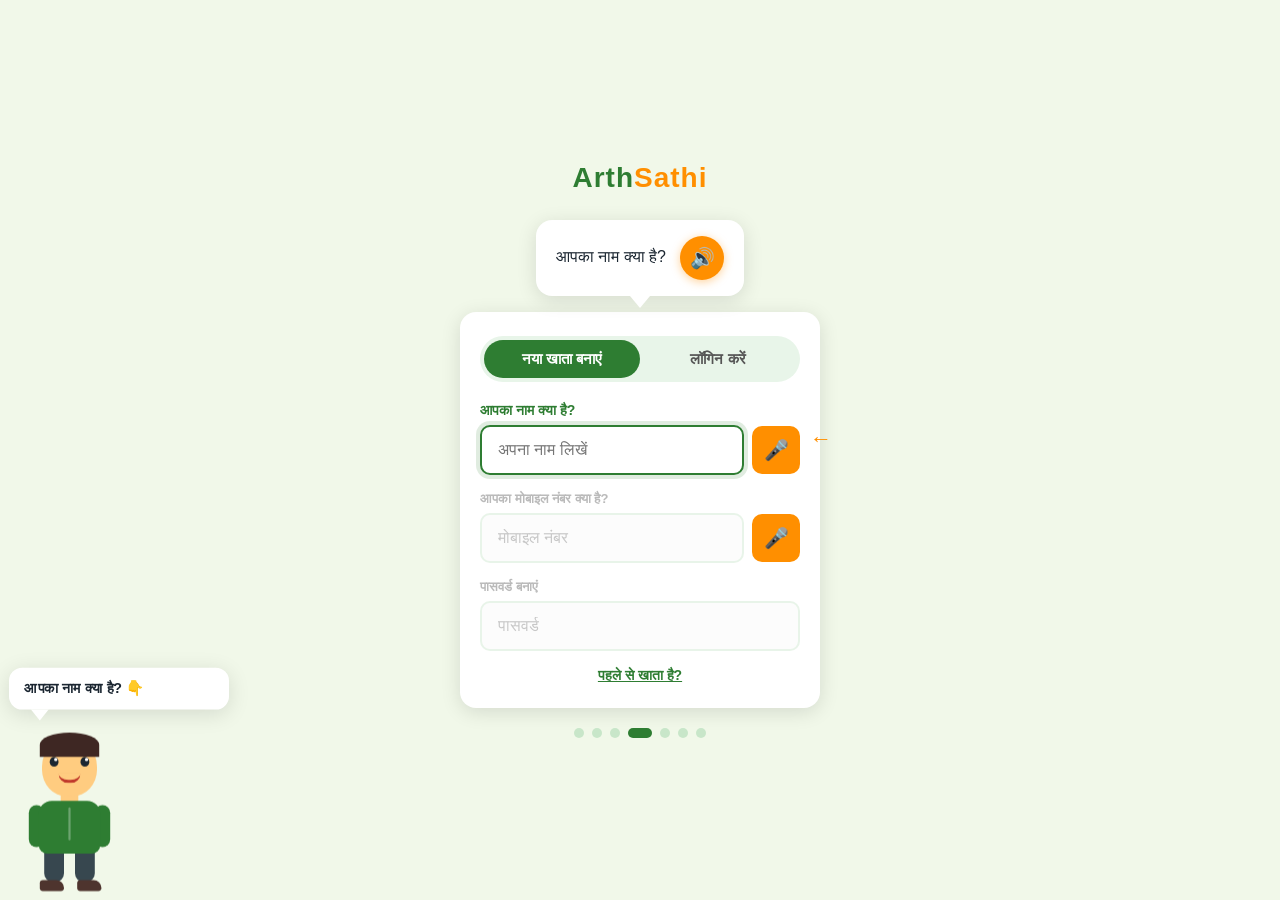
<file: frontend/register.html>
<!DOCTYPE html>
<html lang="hi">
<head>
    <meta charset="UTF-8">
    <meta name="viewport" content="width=device-width, initial-scale=1.0, maximum-scale=1.0">
    <title>ArthSathi | खाता बनाएं</title>
    <link rel="stylesheet" href="css/main.css">
    <link rel="stylesheet" href="css/character.css">
    <style>
        .auth-box {
            background: var(--white);
            border-radius: var(--radius);
            padding: 24px 20px;
            width: 100%;
            max-width: 360px;
            box-shadow: var(--card-shadow);
        }

        .tab-row {
            display: flex;
            border-radius: 50px;
            background: #E8F5E9;
            padding: 4px;
            margin-bottom: 20px;
        }

        .tab-btn {
            flex: 1;
            padding: 10px;
            border: none;
            border-radius: 50px;
            background: transparent;
            font-size: 15px;
            font-weight: 600;
            color: var(--text-mid);
            cursor: pointer;
            transition: all 0.2s ease;
        }

        .tab-btn.active {
            background: var(--primary);
            color: white;
        }

        /* Each field group */
        .form-group {
            margin-bottom: 16px;
            position: relative;
        }

        .form-label {
            font-size: 13px;
            font-weight: 600;
            color: var(--text-mid);
            display: block;
            margin-bottom: 6px;
            transition: color 0.2s;
        }

        .form-input {
            width: 100%;
            padding: 14px 16px;
            border: 2px solid #C8E6C9;
            border-radius: var(--radius-sm);
            font-size: 16px;
            font-family: inherit;
            outline: none;
            transition: all 0.3s ease;
            background: #FAFAFA;
            color: var(--text-dark);
        }

        /* Active/highlighted field */
        .form-group.active .form-input {
            border-color: var(--primary);
            background: white;
            box-shadow: 0 0 0 4px rgba(46,125,50,0.15);
        }

        .form-group.active .form-label {
            color: var(--primary);
            font-size: 14px;
        }

        /* Inactive fields are dimmed */
        .form-group.inactive .form-input {
            opacity: 0.4;
            pointer-events: none;
        }

        .form-group.inactive .form-label {
            opacity: 0.4;
        }

        /* Completed fields show green tick */
        .form-group.done .form-input {
            border-color: var(--primary-light);
            background: #F1F8E9;
        }

        .form-group.done .form-label::after {
            content: ' ✓';
            color: var(--primary);
        }

        /* Animated arrow pointing to active field */
        .field-arrow {
            position: absolute;
            right: -32px;
            top: 50%;
            transform: translateY(-50%);
            font-size: 22px;
            color: var(--accent);
            animation: bounceRight 0.8s infinite;
            display: none;
        }

        .form-group.active .field-arrow {
            display: block;
        }

        @keyframes bounceRight {
            0%, 100% { transform: translateY(-50%) translateX(0); }
            50%       { transform: translateY(-50%) translateX(-6px); }
        }

        .input-row {
            display: flex;
            gap: 8px;
            align-items: center;
        }

        .input-row .form-input { flex: 1; }

        .mic-btn {
            background: var(--accent);
            color: white;
            border: none;
            border-radius: var(--radius-sm);
            width: 48px;
            height: 48px;
            font-size: 20px;
            cursor: pointer;
            flex-shrink: 0;
            display: flex;
            align-items: center;
            justify-content: center;
            transition: all 0.2s ease;
        }

        .mic-btn.listening {
            background: #C62828;
            animation: micPulse 0.8s infinite;
        }

        @keyframes micPulse {
            0%, 100% { transform: scale(1); }
            50%       { transform: scale(1.15); }
        }

        /* Next button below active field */
        .next-btn {
            background: var(--primary);
            color: white;
            border: none;
            border-radius: 50px;
            padding: 12px 32px;
            font-size: 15px;
            font-weight: 700;
            cursor: pointer;
            margin-top: 8px;
            display: none;
            box-shadow: 0 3px 12px rgba(46,125,50,0.35);
            transition: all 0.2s ease;
        }

        .next-btn.show { display: inline-block; }
        .next-btn:hover { background: var(--primary-light); }

        .error-msg {
            color: #C62828;
            font-size: 13px;
            margin-top: 6px;
            display: none;
            font-weight: 500;
        }

        .error-msg.show { display: block; }

        .submit-btn {
            width: 100%;
            padding: 16px;
            background: var(--primary);
            color: white;
            border: none;
            border-radius: 50px;
            font-size: 17px;
            font-weight: 700;
            cursor: pointer;
            margin-top: 8px;
            box-shadow: 0 4px 15px rgba(46,125,50,0.4);
            transition: all 0.2s ease;
            display: none;
        }

        .submit-btn.show { display: block; }
        .submit-btn:hover { background: var(--primary-light); transform: translateY(-2px); }

        .switch-link {
            text-align: center;
            margin-top: 16px;
            font-size: 14px;
            color: var(--text-mid);
        }

        .switch-link span {
            color: var(--primary);
            font-weight: 700;
            cursor: pointer;
            text-decoration: underline;
        }

        .spinner {
            display: none;
            width: 20px;
            height: 20px;
            border: 3px solid rgba(255,255,255,0.4);
            border-top-color: white;
            border-radius: 50%;
            animation: spin 0.6s linear infinite;
            margin: 0 auto;
        }

        @keyframes spin { to { transform: rotate(360deg); } }
    </style>
</head>
<body>

<div class="screen" id="screen-auth">

    <div class="app-header">
        <div class="app-logo">Arth<span>Sathi</span></div>
    </div>

    <!-- Speech bubble — shows current instruction -->
    <div class="speech-bubble" id="auth-bubble">
        अपना नाम नीचे लिखें
        <button class="speak-btn" onclick="speakCurrent()" title="सुनें">🔊</button>
    </div>

    <div class="auth-box">

        <!-- Tabs -->
        <div class="tab-row">
            <button class="tab-btn active" id="tab-register" onclick="switchTab('register')">
                नया खाता
            </button>
            <button class="tab-btn" id="tab-login" onclick="switchTab('login')">
                लॉगिन
            </button>
        </div>

        <!-- ══ REGISTER FORM ══ -->
        <div id="form-register">

            <!-- Step 1: Name -->
            <div class="form-group active" id="grp-reg-name">
                <label class="form-label" id="lbl-name">आपका नाम</label>
                <div class="input-row">
                    <input class="form-input" type="text" id="reg-name"
                           placeholder="अपना नाम लिखें" autocomplete="name"
                           oninput="onFieldInput('reg-name', 'next-reg-name')">
                    <button class="mic-btn" id="mic-reg-name"
                            onclick="startVoiceInput('reg-name', 'mic-reg-name', 'next-reg-name')">🎤</button>
                </div>
                <div class="field-arrow">←</div>
                <button class="next-btn" id="next-reg-name"
                        onclick="regStep(2)">आगे →</button>
                <div class="error-msg" id="err-reg-name"></div>
            </div>

            <!-- Step 2: Phone -->
            <div class="form-group inactive" id="grp-reg-phone">
                <label class="form-label" id="lbl-phone">मोबाइल नंबर</label>
                <div class="input-row">
                    <input class="form-input" type="tel" id="reg-phone"
                           placeholder="मोबाइल नंबर" maxlength="10" autocomplete="tel"
                           oninput="onFieldInput('reg-phone', 'next-reg-phone')">
                    <button class="mic-btn" id="mic-reg-phone"
                            onclick="startVoiceInput('reg-phone', 'mic-reg-phone', 'next-reg-phone')">🎤</button>
                </div>
                <div class="field-arrow">←</div>
                <button class="next-btn" id="next-reg-phone"
                        onclick="regStep(3)">आगे →</button>
                <div class="error-msg" id="err-reg-phone"></div>
            </div>

            <!-- Step 3: Password -->
            <div class="form-group inactive" id="grp-reg-password">
                <label class="form-label" id="lbl-password">पासवर्ड बनाएं</label>
                <input class="form-input" type="password" id="reg-password"
                       placeholder="पासवर्ड" autocomplete="new-password"
                       oninput="onFieldInput('reg-password', 'btn-reg-submit')">
                <div class="field-arrow">←</div>
                <div class="error-msg" id="err-reg-password"></div>
            </div>

            <div class="error-msg" id="reg-error"></div>

            <button class="submit-btn" id="btn-reg-submit" onclick="doRegister()">
                <span id="reg-btn-text">खाता बनाएं</span>
                <div class="spinner" id="reg-spinner"></div>
            </button>

            <div class="switch-link">
                <span id="switch-to-login" onclick="switchTab('login')">
                    पहले से खाता है? लॉगिन करें
                </span>
            </div>

        </div>

        <!-- ══ LOGIN FORM ══ -->
        <div id="form-login" style="display:none;">

            <!-- Step 1: Phone -->
            <div class="form-group active" id="grp-login-phone">
                <label class="form-label" id="lbl-phone-login">मोबाइल नंबर</label>
                <div class="input-row">
                    <input class="form-input" type="tel" id="login-phone"
                           placeholder="मोबाइल नंबर" maxlength="10" autocomplete="tel"
                           oninput="onFieldInput('login-phone', 'next-login-phone')">
                    <button class="mic-btn" id="mic-login-phone"
                            onclick="startVoiceInput('login-phone', 'mic-login-phone', 'next-login-phone')">🎤</button>
                </div>
                <div class="field-arrow">←</div>
                <button class="next-btn" id="next-login-phone"
                        onclick="loginStep(2)">आगे →</button>
                <div class="error-msg" id="err-login-phone"></div>
            </div>

            <!-- Step 2: Password -->
            <div class="form-group inactive" id="grp-login-password">
                <label class="form-label" id="lbl-password-login">पासवर्ड</label>
                <input class="form-input" type="password" id="login-password"
                       placeholder="पासवर्ड" autocomplete="current-password"
                       oninput="onFieldInput('login-password', 'btn-login-submit')">
                <div class="field-arrow">←</div>
                <div class="error-msg" id="err-login-password"></div>
            </div>

            <div class="error-msg" id="login-error"></div>

            <button class="submit-btn" id="btn-login-submit" onclick="doLogin()">
                <span id="login-btn-text">लॉगिन करें</span>
                <div class="spinner" id="login-spinner"></div>
            </button>

            <div class="switch-link">
                <span id="switch-to-register" onclick="switchTab('register')">
                    नया खाता बनाएं
                </span>
            </div>

        </div>

    </div>

    <div class="progress-dots" style="margin-top:20px;">
        <div class="dot"></div>
        <div class="dot"></div>
        <div class="dot"></div>
        <div class="dot active"></div>
        <div class="dot"></div>
        <div class="dot"></div>
        <div class="dot"></div>
    </div>

</div>

<!-- Fixed character guide -->
<div class="character-guide" id="char-guide">
    <div class="speech-bubble-guide" id="guide-bubble">अपना नाम लिखें 👆</div>
    <div class="character-figure" id="guide-figure"></div>
</div>

<script src="js/speech.js"></script>
<script src="js/app.js"></script>
<script>
    var L          = {};
    // Map 'type' → 'text' to match database constraint (voice/text)
    var rawMode   = localStorage.getItem('as_input_mode') || 'type';
    var inputMode = (rawMode === 'type') ? 'text' : 'voice';
    var currentTab = 'register';

    // Step instructions — filled after language loads
    var REG_STEPS  = [];
    var LOGIN_STEPS = [];

    window.addEventListener('load', function() {
        buildCharacter();
        loadLanguage();
    });

    function loadLanguage() {
        var langCode = localStorage.getItem('as_language') || 'hi';
        fetch('lang/' + langCode + '.json')
            .then(function(r) { return r.json(); })
            .then(function(data) {
                L = data;
                applyLanguage();
                buildSteps();

                // Speak first instruction after short delay
                setTimeout(function() {
                    guideStep('register', 1);
                }, 600);
            });
    }

    function buildSteps() {
        // Register: 3 steps
        REG_STEPS = [
            { speak: L.enter_name_speak  || L.enter_name,  bubble: L.enter_name,  guide: L.enter_name },
            { speak: L.enter_phone_speak || L.enter_phone, bubble: L.enter_phone, guide: L.enter_phone },
            { speak: L.enter_password_speak || L.enter_password, bubble: L.enter_password, guide: L.enter_password }
        ];
        // Login: 2 steps
        LOGIN_STEPS = [
            { speak: L.enter_phone_speak || L.enter_phone,    bubble: L.enter_phone,    guide: L.enter_phone },
            { speak: L.enter_password_speak || L.enter_password, bubble: L.enter_password, guide: L.enter_password }
        ];
    }

    function applyLanguage() {
        // Tabs
        document.getElementById('tab-register').textContent = L.register;
        document.getElementById('tab-login').textContent    = L.login;

        // Register labels & placeholders
        document.getElementById('lbl-name').textContent          = L.enter_name;
        document.getElementById('lbl-phone').textContent         = L.enter_phone;
        document.getElementById('lbl-password').textContent      = L.enter_password;
        document.getElementById('reg-name').placeholder          = L.name_placeholder;
        document.getElementById('reg-phone').placeholder         = L.phone_placeholder;
        document.getElementById('reg-password').placeholder      = L.password_placeholder;
        document.getElementById('reg-btn-text').textContent      = L.register_btn;
        document.getElementById('switch-to-login').textContent   = L.already_have;

        // Login labels & placeholders
        document.getElementById('lbl-phone-login').textContent    = L.enter_phone;
        document.getElementById('lbl-password-login').textContent = L.enter_password;
        document.getElementById('login-phone').placeholder        = L.phone_placeholder;
        document.getElementById('login-password').placeholder     = L.password_placeholder;
        document.getElementById('login-btn-text').textContent     = L.login_btn;
        document.getElementById('switch-to-register').textContent = L.no_account;

        // Next button text
        var nextText = L.continue || 'आगे →';
        document.querySelectorAll('.next-btn').forEach(function(b) {
            b.textContent = nextText + ' →';
        });

        // Hide mic buttons in type mode
        if (inputMode === 'type') {
            document.querySelectorAll('.mic-btn').forEach(function(b) {
                b.style.display = 'none';
            });
        }
    }

    // ── Guide a step: update bubble, speak, highlight field ──
    function guideStep(tab, step) {
        var steps = tab === 'register' ? REG_STEPS : LOGIN_STEPS;
        if (!steps.length) return;

        var s = steps[step - 1];
        if (!s) return;

        // Update speech bubble
        document.getElementById('auth-bubble').childNodes[0].textContent = s.bubble + ' ';
        document.getElementById('guide-bubble').textContent = s.guide + ' 👇';

        // Speak instruction
        var speechLang = L.lang_fallback || L.lang_code;
        var fig = document.getElementById('guide-figure');
        fig.classList.add('talking');
        speak(s.speak, speechLang, function() {
            fig.classList.remove('talking');
        });
    }

    function speakCurrent() {
        var steps = currentTab === 'register' ? REG_STEPS : LOGIN_STEPS;
        var bubble = document.getElementById('auth-bubble').childNodes[0].textContent;
        speak(bubble, L.lang_fallback || L.lang_code);
    }

    // ── When user types in a field — show the next/submit btn ─
    function onFieldInput(fieldId, nextBtnId) {
        var val = document.getElementById(fieldId).value.trim();
        var btn = document.getElementById(nextBtnId);
        if (!btn) return;
        if (val.length > 0) {
            btn.classList.add('show');
        } else {
            btn.classList.remove('show');
        }
    }

    // ── Register step navigation ──────────────────────────────
    function regStep(step) {
        // Validate previous step before moving
        if (step === 2) {
            var name = document.getElementById('reg-name').value.trim();
            if (!name) {
                showError('err-reg-name', L.error_fill_all);
                return;
            }
            clearError('err-reg-name');
            setDone('grp-reg-name');
            setActive('grp-reg-phone');
            document.getElementById('reg-phone').focus();
            guideStep('register', 2);
        }

        if (step === 3) {
            var phone = document.getElementById('reg-phone').value.trim();
            if (phone.length !== 10 || isNaN(phone)) {
                showError('err-reg-phone', L.error_phone);
                speak(L.error_phone, L.lang_fallback || L.lang_code);
                return;
            }
            clearError('err-reg-phone');
            setDone('grp-reg-phone');
            setActive('grp-reg-password');
            document.getElementById('reg-password').focus();
            guideStep('register', 3);
        }
    }

    // ── Login step navigation ─────────────────────────────────
    function loginStep(step) {
        if (step === 2) {
            var phone = document.getElementById('login-phone').value.trim();
            if (phone.length !== 10 || isNaN(phone)) {
                showError('err-login-phone', L.error_phone);
                speak(L.error_phone, L.lang_fallback || L.lang_code);
                return;
            }
            clearError('err-login-phone');
            setDone('grp-login-phone');
            setActive('grp-login-password');
            document.getElementById('login-password').focus();
            guideStep('login', 2);
        }
    }

    // ── Field state helpers ───────────────────────────────────
    function setActive(grpId) {
        var grp = document.getElementById(grpId);
        grp.classList.remove('inactive', 'done');
        grp.classList.add('active');
    }

    function setDone(grpId) {
        var grp = document.getElementById(grpId);
        grp.classList.remove('active', 'inactive');
        grp.classList.add('done');
    }

    function setInactive(grpId) {
        var grp = document.getElementById(grpId);
        grp.classList.remove('active', 'done');
        grp.classList.add('inactive');
    }

    // ── Tab switching ─────────────────────────────────────────
    function switchTab(tab) {
        currentTab = tab;
        if (tab === 'register') {
            document.getElementById('form-register').style.display = 'block';
            document.getElementById('form-login').style.display    = 'none';
            document.getElementById('tab-register').classList.add('active');
            document.getElementById('tab-login').classList.remove('active');
            // Reset register form to step 1
            resetRegister();
            setTimeout(function() { guideStep('register', 1); }, 300);
        } else {
            document.getElementById('form-register').style.display = 'none';
            document.getElementById('form-login').style.display    = 'block';
            document.getElementById('tab-login').classList.add('active');
            document.getElementById('tab-register').classList.remove('active');
            resetLogin();
            setTimeout(function() { guideStep('login', 1); }, 300);
        }
    }

    function resetRegister() {
        setActive('grp-reg-name');
        setInactive('grp-reg-phone');
        setInactive('grp-reg-password');
        document.getElementById('btn-reg-submit').classList.remove('show');
        document.getElementById('next-reg-name').classList.remove('show');
        document.getElementById('next-reg-phone').classList.remove('show');
        document.getElementById('reg-name').value     = '';
        document.getElementById('reg-phone').value    = '';
        document.getElementById('reg-password').value = '';
    }

    function resetLogin() {
        setActive('grp-login-phone');
        setInactive('grp-login-password');
        document.getElementById('btn-login-submit').classList.remove('show');
        document.getElementById('next-login-phone').classList.remove('show');
        document.getElementById('login-phone').value    = '';
        document.getElementById('login-password').value = '';
    }

    // ── Submit register ───────────────────────────────────────
    function doRegister() {
        var name     = document.getElementById('reg-name').value.trim();
        var phone    = document.getElementById('reg-phone').value.trim();
        var password = document.getElementById('reg-password').value.trim();

        if (!password || password.length < 4) {
            showError('err-reg-password', L.error_password);
            speak(L.error_password, L.lang_fallback || L.lang_code);
            return;
        }

        setLoading('reg', true);

        apiCall('/auth/register', 'POST', {
            name: name, phone: phone, password: password,
            preferred_language: localStorage.getItem('as_language') || 'hi',
            input_mode: inputMode
        }, function(data) {
            setLoading('reg', false);
            localStorage.setItem('as_user_id',   data.user.user_id);
            localStorage.setItem('as_user_name', data.user.name);
            speak(L.account_created, L.lang_fallback || L.lang_code, function() {
                window.location.href = 'onboarding.html';
            });
        }, function(msg) {
            setLoading('reg', false);
            var errMsg = (msg && msg.toLowerCase().includes('already'))
                ? L.error_exists : L.error_fill_all;
            showError('reg-error', errMsg);
            speak(errMsg, L.lang_fallback || L.lang_code);
        });
    }

    // ── Submit login ──────────────────────────────────────────
    function doLogin() {
        var phone    = document.getElementById('login-phone').value.trim();
        var password = document.getElementById('login-password').value.trim();

        if (!password || password.length < 4) {
            showError('err-login-password', L.error_password);
            speak(L.error_password, L.lang_fallback || L.lang_code);
            return;
        }

        setLoading('login', true);

        apiCall('/auth/login', 'POST', { phone: phone, password: password },
        function(data) {
            setLoading('login', false);
            localStorage.setItem('as_user_id',   data.user.user_id);
            localStorage.setItem('as_user_name', data.user.name);
            speak(L.welcome_back, L.lang_fallback || L.lang_code, function() {
                window.location.href = 'onboarding.html';
            });
        }, function() {
            setLoading('login', false);
            showError('login-error', L.error_wrong);
            speak(L.error_wrong, L.lang_fallback || L.lang_code);
        });
    }

    // ── Helpers ───────────────────────────────────────────────
    function showError(id, msg) {
        var el = document.getElementById(id);
        if (!el) return;
        el.textContent = msg || '';
        el.classList.add('show');
    }

    function clearError(id) {
        var el = document.getElementById(id);
        if (!el) return;
        el.textContent = '';
        el.classList.remove('show');
    }

    function setLoading(form, on) {
        var btnText = document.getElementById(form + '-btn-text');
        var spinner = document.getElementById(form + '-spinner');
        if (btnText) btnText.style.display = on ? 'none'  : 'inline';
        if (spinner) spinner.style.display  = on ? 'block' : 'none';
    }

    // ── Voice input ───────────────────────────────────────────
    function startVoiceInput(fieldId, btnId, nextBtnId) {
        if (!('webkitSpeechRecognition' in window || 'SpeechRecognition' in window)) {
            alert('Voice input not supported in this browser.');
            return;
        }
        var SR = window.SpeechRecognition || window.webkitSpeechRecognition;
        var rec = new SR();
        rec.lang = localStorage.getItem('as_lang_code') || 'hi-IN';
        rec.interimResults = false;
        rec.maxAlternatives = 1;

        var btn = document.getElementById(btnId);
        btn.classList.add('listening');

        rec.onresult = function(e) {
            document.getElementById(fieldId).value = e.results[0][0].transcript;
            btn.classList.remove('listening');
            onFieldInput(fieldId, nextBtnId);
        };
        rec.onerror = rec.onend = function() {
            btn.classList.remove('listening');
        };
        rec.start();
    }

    // ── Build character ───────────────────────────────────────
    function buildCharacter() {
        var name = localStorage.getItem('character') || 'arth';
        var fig  = document.getElementById('guide-figure');
        if (name === 'arth') {
            fig.innerHTML =
                '<div class="char-hair-male"></div>' +
                '<div class="char-head"><div class="char-eyes">' +
                '<div class="char-eye"></div><div class="char-eye"></div>' +
                '</div><div class="char-mouth"></div></div>' +
                '<div class="char-neck"></div>' +
                '<div class="char-body char-body-male"></div>' +
                '<div class="char-arm char-arm-left arth"></div>' +
                '<div class="char-arm char-arm-right arth"></div>' +
                '<div class="char-leg char-leg-left arth"></div>' +
                '<div class="char-leg char-leg-right arth"></div>' +
                '<div class="char-shoe char-shoe-left"></div>' +
                '<div class="char-shoe char-shoe-right"></div>';
            fig.className = 'character-figure arth';
        } else {
            fig.innerHTML =
                '<div class="char-hair-female"></div>' +
                '<div class="char-head"><div class="char-eyes">' +
                '<div class="char-eye"></div><div class="char-eye"></div>' +
                '</div><div class="char-mouth"></div></div>' +
                '<div class="char-neck"></div>' +
                '<div class="char-body char-body-female"></div>' +
                '<div class="char-arm char-arm-left sathi"></div>' +
                '<div class="char-arm char-arm-right sathi"></div>' +
                '<div class="char-leg char-leg-left sathi"></div>' +
                '<div class="char-leg char-leg-right sathi"></div>';
            fig.className = 'character-figure sathi';
        }
    }
</script>

</body>
</html>
</file>
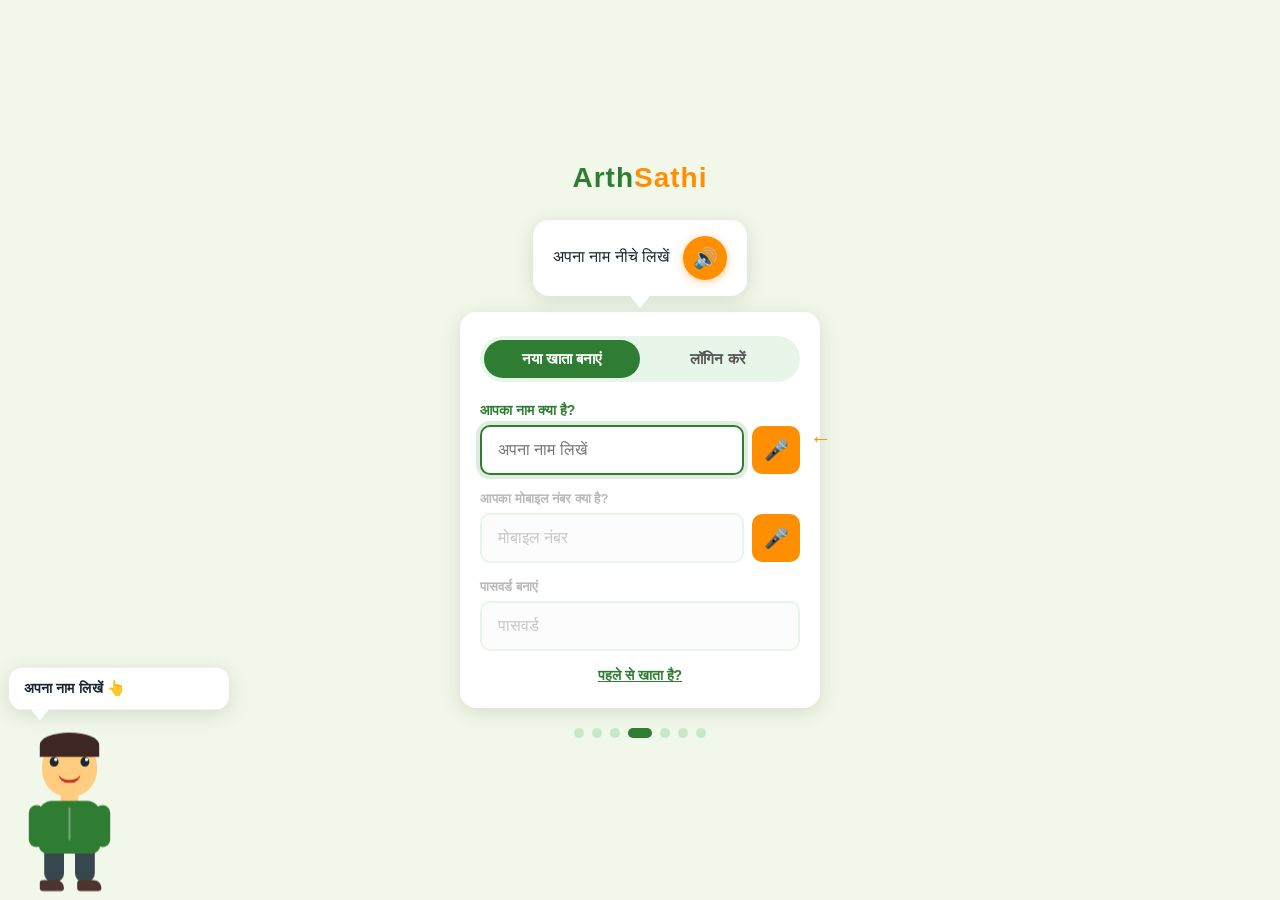
<file: frontend/results.html>
<!DOCTYPE html>
<html lang="hi">
<head>
<meta charset="UTF-8">
<meta name="viewport" content="width=device-width,initial-scale=1,maximum-scale=1">
<title>ArthSathi | योजनाएं</title>
<link rel="stylesheet" href="css/main.css">
<link rel="stylesheet" href="css/character.css">
<style>
.loading-box{text-align:center;padding:40px 20px}
.loading-spinner{width:48px;height:48px;border:4px solid #C8E6C9;border-top-color:var(--primary);border-radius:50%;animation:spin .8s linear infinite;margin:0 auto 16px}
.loading-text{font-size:16px;font-weight:600;color:var(--text-mid)}

.results-header{width:100%;max-width:380px;display:flex;justify-content:space-between;align-items:center;margin-bottom:12px}
.eligible-badge{background:var(--primary);color:#fff;border-radius:50px;padding:4px 14px;font-size:13px;font-weight:700}

/* Scheme card */
.scheme-card{background:#fff;border-radius:var(--radius);box-shadow:var(--card-shadow);padding:18px;width:100%;max-width:380px;margin-bottom:16px;border-left:5px solid var(--primary)}
.scheme-card.top1{border-left-color:#FF8F00}

/* Match bar */
.match-row{display:flex;align-items:center;gap:8px;margin-bottom:8px}
.match-label{font-size:11px;font-weight:700;color:var(--text-light);text-transform:uppercase;white-space:nowrap}
.match-bar{flex:1;height:6px;background:#E8F5E9;border-radius:3px;overflow:hidden}
.match-bar-fill{height:100%;background:var(--primary);border-radius:3px}
.match-pct{font-size:11px;font-weight:700;color:var(--primary);white-space:nowrap}

.scheme-rank{font-size:11px;font-weight:700;color:var(--text-light);margin-bottom:4px}
.scheme-name{font-size:15px;font-weight:700;color:var(--text-dark);line-height:1.4;margin-bottom:10px}
.scheme-badge-row{display:flex;gap:6px;flex-wrap:wrap;margin-bottom:10px}
.badge{padding:3px 10px;border-radius:50px;font-size:11px;font-weight:700}
.badge-state{background:#E3F2FD;color:#1565C0}
.badge-central{background:#F3E5F5;color:#6A1B9A}
.badge-benefit{background:#E8F5E9;color:#2E7D32}

/* Info rows */
.info-row{font-size:13px;color:var(--text-mid);margin-bottom:6px;line-height:1.5}
.info-row .lbl{font-weight:700;color:var(--text-dark)}

/* How to apply toggle */
.how-toggle{font-size:13px;color:var(--primary);font-weight:600;cursor:pointer;background:none;border:none;padding:4px 0;font-family:inherit;display:block;margin-top:4px}
.how-content{font-size:13px;color:var(--text-mid);line-height:1.6;margin-top:8px;display:none;border-top:1px solid #E8F5E9;padding-top:8px}
.how-content.open{display:block}

/* Action buttons */
.card-actions{display:flex;gap:10px;margin-top:14px}
.btn-save{flex:1;padding:10px;background:#E8F5E9;border:2px solid var(--primary);border-radius:50px;color:var(--primary);font-size:14px;font-weight:700;cursor:pointer;font-family:inherit;transition:all .2s}
.btn-save.saved{background:var(--primary);color:#fff;border-color:var(--primary)}
.btn-apply{flex:1;padding:10px;background:var(--primary);border:none;border-radius:50px;color:#fff;font-size:14px;font-weight:700;cursor:pointer;font-family:inherit;box-shadow:0 3px 10px rgba(46,125,50,.35);transition:all .2s}
.btn-apply:active{transform:scale(.97)}

.no-results{text-align:center;padding:40px 20px;color:var(--text-mid);font-size:15px}
.no-results .emoji{font-size:48px;display:block;margin-bottom:12px}
</style>
</head>
<body>
<div class="screen" id="screen-results" style="padding-bottom:160px;align-items:flex-start">

  <div class="app-header" style="width:100%;text-align:center">
    <div class="app-logo">Arth<span>Sathi</span></div>
  </div>

  <div class="speech-bubble" id="r-bubble" style="max-width:380px">
    आपके लिए योजनाएं खोजी जा रही हैं...
    <button class="speak-btn" onclick="speakBubble()">🔊</button>
  </div>

  <div id="r-content" style="width:100%;max-width:380px">
    <div class="loading-box" id="r-loading">
      <div class="loading-spinner"></div>
      <p class="loading-text" id="r-loading-text">खोज रहे हैं...</p>
    </div>
  </div>

  <div class="progress-dots" style="margin-top:20px;width:100%;justify-content:center;display:flex">
    <div class="dot"></div><div class="dot"></div><div class="dot"></div>
    <div class="dot"></div><div class="dot"></div><div class="dot"></div>
    <div class="dot active"></div>
  </div>
</div>

<div class="character-guide">
  <div class="speech-bubble-guide" id="r-guide">योजनाएं मिल रही हैं 🔍</div>
  <div class="character-figure" id="guide-fig"></div>
</div>

<script src="js/speech.js"></script>
<script src="js/app.js"></script>
<script>
var L = {};

window.addEventListener('load', function(){
  buildChar();
  var lc = localStorage.getItem('as_language') || 'hi';
  fetch('lang/' + lc + '.json')
    .then(function(r){ return r.json(); })
    .then(function(d){
      L = d;
      applyLang();
      var sl = L.lang_fallback || L.lang_code;
      setTimeout(function(){
        speak(L.results_loading_speak || L.results_loading || 'योजनाएं खोजी जा रही हैं', sl, function(){
          loadRecommendations();
        });
      }, 500);
    })
    .catch(function(){ loadRecommendations(); });
});

function applyLang(){
  setText('r-bubble',       (L.results_loading || 'योजनाएं खोजी जा रही हैं...') + ' ');
  setText('r-loading-text', L.results_loading  || 'खोज रहे हैं...');
  setText('r-guide',        (L.results_loading || 'योजनाएं मिल रही हैं') + ' 🔍');
}

function loadRecommendations(){
  var userId = localStorage.getItem('as_user_id');
  if(!userId){ window.location.href = 'register.html'; return; }

  apiCall('/schemes/recommend', 'POST', { user_id: parseInt(userId) },
    function(data){ renderResults(data); },
    function(msg){
      document.getElementById('r-content').innerHTML =
        '<div class="no-results"><span class="emoji">😕</span><p>' + (msg || 'Error') + '</p></div>';
    }
  );
}

function renderResults(data){
  var sl  = L.lang_fallback || L.lang_code;
  var box = document.getElementById('r-content');

  if(!data.recommendations || !data.recommendations.length){
    box.innerHTML = '<div class="no-results"><span class="emoji">😕</span><p>' +
      (L.results_none || 'कोई योजना नहीं मिली।') + '</p></div>';
    speak(L.results_none || 'कोई योजना नहीं मिली', sl);
    return;
  }

  // Update bubble and guide
  setText('r-bubble', (L.results_title || 'आपके लिए ये योजनाएं हैं') + ' ');
  setText('r-guide',  data.eligible_count + ' ' + (L.results_eligible || 'योजनाएं') + ' ✅');
  speak(L.results_speak || L.results_title || 'आपके लिए योजनाएं मिलीं', sl);

  // Results header
  var html =
    '<div class="results-header">' +
      '<span style="font-size:14px;font-weight:700;color:var(--text-dark)">' +
        (L.results_title || 'आपके लिए योजनाएं') +
      '</span>' +
      '<span class="eligible-badge">' +
        data.eligible_count + ' ' + (L.results_eligible || 'योजनाएं') +
      '</span>' +
    '</div>';

  // Max score for percentage calculation
  var maxScore = data.recommendations[0] ? data.recommendations[0].score : 100;

  data.recommendations.forEach(function(s, i){
    var isTop = i === 0;

    // Match percentage (relative to top score)
    var pct = maxScore > 0 ? Math.round((s.score / maxScore) * 100) : 80;
    pct = Math.min(pct, 99); // cap at 99% to avoid false "100% perfect"

    // Level badge
    var levelBadge = s.level === 'Central'
      ? '<span class="badge badge-central">' + (L.results_level_central || 'केंद्रीय') + '</span>'
      : '<span class="badge badge-state">' + (s.state ? s.state.split(',')[0] : (L.results_level_state || 'राज्य')) + '</span>';

    // Benefit badge
    var benefitBadge = (s.benefit && s.benefit !== 'Varies' && s.benefit !== 'N/A')
      ? '<span class="badge badge-benefit">' + s.benefit + '</span>'
      : '';

    // Category — show first category only, trimmed
    var cat = (s.category || '').split(',')[0].split('&')[0].trim();

    html +=
      '<div class="scheme-card' + (isTop ? ' top1' : '') + '">' +

        // Rank row
        '<div class="scheme-rank">' +
          (L.results_scheme_no || 'योजना') + ' #' + s.rank +
        '</div>' +

        // Match bar
        '<div class="match-row">' +
          '<span class="match-label">' + (L.results_score || 'मिलान') + '</span>' +
          '<div class="match-bar"><div class="match-bar-fill" style="width:' + pct + '%"></div></div>' +
          '<span class="match-pct">' + pct + '%</span>' +
        '</div>' +

        // Scheme name
        '<div class="scheme-name">' + s.scheme_name + '</div>' +

        // Badges
        '<div class="scheme-badge-row">' + levelBadge + benefitBadge + '</div>' +

        // Benefit
        '<div class="info-row">' +
          '<span class="lbl">' + (L.results_benefit || 'लाभ') + ': </span>' +
          (s.benefit || '—') +
        '</div>' +

        // Category
        (cat ? '<div class="info-row"><span class="lbl">' + (L.results_category || 'श्रेणी') + ': </span>' + cat + '</div>' : '') +

        // How to apply toggle
        '<button class="how-toggle" onclick="toggleHow(' + i + ')">' +
          '▶ ' + (L.results_how_to_apply || 'कैसे आवेदन करें') +
        '</button>' +
        '<div class="how-content" id="how-' + i + '">' +
          (s.how_to_apply || '—') +
        '</div>' +

        // Action buttons
        '<div class="card-actions">' +
          '<button class="btn-save" id="save-' + i + '" ' +
            'onclick="saveScheme(' + i + ',\'' + esc(s.slug) + '\',\'' + esc(s.scheme_name) + '\',' + s.score + ')">' +
            '🔖 ' + (L.results_save || 'सहेजें') +
          '</button>' +
          '<button class="btn-apply" ' +
            'onclick="applyScheme(' + i + ',\'' + esc(s.slug) + '\',\'' + esc(s.scheme_name) + '\',' + s.score + ')">' +
            '✅ ' + (L.results_apply || 'आवेदन करें') +
          '</button>' +
        '</div>' +

      '</div>';
  });

  box.innerHTML = html;
}

function toggleHow(i){
  var el   = document.getElementById('how-' + i);
  var btn  = el.previousElementSibling;
  var open = el.classList.toggle('open');
  btn.textContent = (open ? '▼ ' : '▶ ') + (L.results_how_to_apply || 'कैसे आवेदन करें');
}

function saveScheme(i, slug, name, score){
  var userId = parseInt(localStorage.getItem('as_user_id'));
  var btn = document.getElementById('save-' + i);
  btn.classList.add('saved');
  btn.textContent = '✓ ' + (L.results_saved_msg || L.results_save || 'सहेजा');
  apiCall('/schemes/interaction', 'POST',
    { user_id: userId, scheme_slug: slug, scheme_name: name, action: 'select', score: score },
    null, null);
  speak((L.results_saved_msg || L.results_save || 'सहेजा') + '!', L.lang_fallback || L.lang_code);
}

function applyScheme(i, slug, name, score){
  var userId = parseInt(localStorage.getItem('as_user_id'));
  apiCall('/schemes/interaction', 'POST',
    { user_id: userId, scheme_slug: slug, scheme_name: name, action: 'apply', score: score },
    null, null);
  apiCall('/schemes/interaction', 'POST',
    { user_id: userId, scheme_slug: slug, scheme_name: name, action: 'view', score: score },
    null, null);
  speak((L.results_tap_apply || L.results_apply || 'आवेदन') + ': ' + name, L.lang_fallback || L.lang_code);
}

function speakBubble(){
  var txt = document.getElementById('r-bubble').childNodes[0].textContent;
  speak(txt, L.lang_fallback || L.lang_code);
}

function esc(s){ return (s||'').replace(/\\/g,'\\\\').replace(/'/g,"\\'"); }
function setText(id,t){ var e=document.getElementById(id); if(e) e.textContent=t; }

function buildChar(){
  var name = localStorage.getItem('character') || 'arth';
  var fig  = document.getElementById('guide-fig');
  fig.className = 'character-figure ' + name;
  if(name === 'arth'){
    fig.innerHTML =
      '<div class="char-hair-male"></div>'+
      '<div class="char-head"><div class="char-eyes">'+
      '<div class="char-eye"></div><div class="char-eye"></div>'+
      '</div><div class="char-mouth"></div></div>'+
      '<div class="char-neck"></div>'+
      '<div class="char-body char-body-male"></div>'+
      '<div class="char-arm char-arm-left arth"></div>'+
      '<div class="char-arm char-arm-right arth"></div>'+
      '<div class="char-leg char-leg-left arth"></div>'+
      '<div class="char-leg char-leg-right arth"></div>'+
      '<div class="char-shoe char-shoe-left"></div>'+
      '<div class="char-shoe char-shoe-right"></div>';
  } else {
    fig.innerHTML =
      '<div class="char-hair-female"></div>'+
      '<div class="char-head"><div class="char-eyes">'+
      '<div class="char-eye"></div><div class="char-eye"></div>'+
      '</div><div class="char-mouth"></div></div>'+
      '<div class="char-neck"></div>'+
      '<div class="char-body char-body-female"></div>'+
      '<div class="char-arm char-arm-left sathi"></div>'+
      '<div class="char-arm char-arm-right sathi"></div>'+
      '<div class="char-leg char-leg-left sathi"></div>'+
      '<div class="char-leg char-leg-right sathi"></div>';
  }
}
</script>
</body>
</html>
</file>
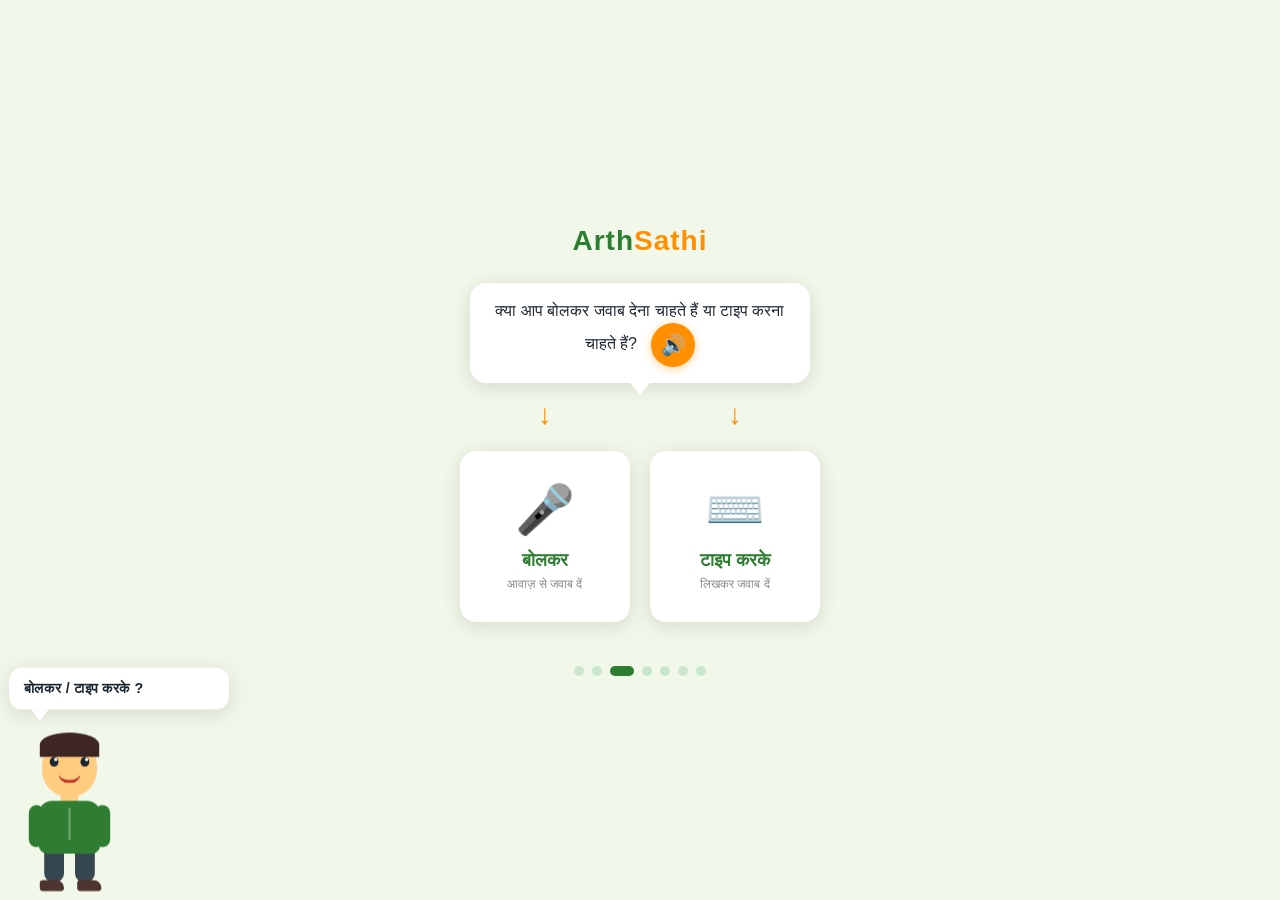
<file: frontend/voice-or-type.html>
<!DOCTYPE html>
<html lang="hi">
<head>
    <meta charset="UTF-8">
    <meta name="viewport" content="width=device-width, initial-scale=1.0, maximum-scale=1.0">
    <title>ArthSathi | बोलकर या टाइप करके</title>
    <link rel="stylesheet" href="css/main.css">
    <link rel="stylesheet" href="css/character.css">
    <style>
        .choice-row {
            display: flex;
            gap: 20px;
            justify-content: center;
            margin: 20px 0;
            width: 100%;
            max-width: 360px;
        }

        .choice-card {
            flex: 1;
            background: var(--white);
            border: 3px solid transparent;
            border-radius: var(--radius);
            padding: 28px 16px;
            text-align: center;
            cursor: pointer;
            box-shadow: var(--card-shadow);
            transition: all 0.3s ease;
            position: relative;
        }

        .choice-card:hover {
            border-color: var(--primary-light);
            transform: translateY(-4px);
        }

        .choice-card.selected {
            border-color: var(--primary);
            background: #E8F5E9;
        }

        .choice-icon {
            font-size: 48px;
            display: block;
            margin-bottom: 12px;
        }

        .choice-label {
            font-size: 18px;
            font-weight: 700;
            color: var(--primary);
            display: block;
        }

        .choice-desc {
            font-size: 12px;
            color: var(--text-light);
            margin-top: 6px;
            display: block;
        }

        /* Arrow pointing down to both cards */
        .arrow-row {
            display: flex;
            gap: 20px;
            justify-content: center;
            width: 100%;
            max-width: 360px;
        }

        .arrow-down {
            flex: 1;
            text-align: center;
            font-size: 28px;
            color: var(--accent);
            animation: bounceArrow 1s infinite;
        }
    </style>
</head>
<body>

<div class="screen" id="screen-voicetype">

    <!-- App Logo -->
    <div class="app-header">
        <div class="app-logo">Arth<span>Sathi</span></div>
    </div>

    <!-- Speech bubble -->
    <div class="speech-bubble" id="question-bubble">
        क्या आप बोलकर जवाब देना चाहते हैं या टाइप करके?
        <button class="speak-btn" onclick="speakQuestion()" title="सुनें">🔊</button>
    </div>

    <!-- Arrows pointing to both cards -->
    <div class="arrow-row" id="arrows">
        <div class="arrow-down">↓</div>
        <div class="arrow-down">↓</div>
    </div>

    <!-- Two choice cards -->
    <div class="choice-row">

        <!-- Voice option -->
        <div class="choice-card" id="card-voice" onclick="selectMode('voice')">
            <span class="choice-icon">🎤</span>
            <span class="choice-label" id="label-voice">बोलकर</span>
            <span class="choice-desc" id="desc-voice">आवाज़ से जवाब दें</span>
        </div>

        <!-- Type option -->
        <div class="choice-card" id="card-type" onclick="selectMode('type')">
            <span class="choice-icon">⌨️</span>
            <span class="choice-label" id="label-type">टाइप करके</span>
            <span class="choice-desc" id="desc-type">लिखकर जवाब दें</span>
        </div>

    </div>

    <!-- Continue button — hidden until selection made -->
    <button class="btn-primary pulse" id="btn-continue"
            style="display:none;"
            onclick="goNext()">
        आगे बढ़ें →
    </button>

    <!-- Progress dots — step 3 of 7 -->
    <div class="progress-dots">
        <div class="dot"></div>
        <div class="dot"></div>
        <div class="dot active"></div>
        <div class="dot"></div>
        <div class="dot"></div>
        <div class="dot"></div>
        <div class="dot"></div>
    </div>

</div>

<!-- Fixed character guide -->
<div class="character-guide" id="char-guide">
    <div class="speech-bubble-guide" id="guide-bubble">
        अपना तरीका चुनें 👆
    </div>
    <div class="character-figure" id="guide-figure"></div>
</div>

<script src="js/speech.js"></script>
<script src="js/app.js"></script>
<script>
    var selectedMode = null;
    var langData     = null;

    window.addEventListener('load', function() {
        buildCharacter();
        loadLanguage();
    });

    function loadLanguage() {
        var langCode = localStorage.getItem('as_language') || 'hi';

        fetch('lang/' + langCode + '.json')
            .then(function(r) { return r.json(); })
            .then(function(data) {
                langData = data;

                // Update all text on screen
                document.getElementById('question-bubble').childNodes[0].textContent =
                    data.voice_or_type + ' ';
                document.getElementById('label-voice').textContent = data.voice;
                document.getElementById('label-type').textContent  = data.type;
                document.getElementById('btn-continue').textContent =
                    (data.continue || 'Continue') + ' →';
                document.getElementById('guide-bubble').textContent =
                    data.voice_or_type_speak
                        ? data.voice + ' / ' + data.type + ' ?'
                        : 'Choose your way 👆';

                // Auto-speak the question
                var speechLang = data.lang_fallback || data.lang_code;
                var questionText = data.voice_or_type_speak || data.voice_or_type;
                setTimeout(function() {
                    speak(questionText, speechLang);
                }, 600);
            });
    }

    function speakQuestion() {
        if (!langData) return;
        var speechLang   = langData.lang_fallback || langData.lang_code;
        var questionText = langData.voice_or_type_speak || langData.voice_or_type;
        speak(questionText, speechLang);
    }

    function selectMode(mode) {
        selectedMode = mode;

        // Highlight selected card
        document.getElementById('card-voice').classList.remove('selected');
        document.getElementById('card-type').classList.remove('selected');
        document.getElementById('card-' + mode).classList.add('selected');

        // Hide arrows
        document.getElementById('arrows').style.display = 'none';

        // Make character talk and nod
        var fig = document.getElementById('guide-figure');
        fig.classList.add('talking');
        setTimeout(function() {
            fig.classList.remove('talking');
            fig.classList.add('nodding');
            setTimeout(function() {
                fig.classList.remove('nodding');
            }, 2000);
        }, 1500);

        // Speak confirmation
        if (langData) {
            var speechLang = langData.lang_fallback || langData.lang_code;
            var confirmText = mode === 'voice'
                ? (langData.voice_selected || langData.voice + ' selected')
                : (langData.type_selected  || langData.type  + ' selected');
            speak(confirmText, speechLang);
        }

        // Save choice — map 'type' to 'text' to match DB constraint
        var modeToSave = mode === 'type' ? 'text' : 'voice';
        localStorage.setItem('as_input_mode', modeToSave);

        // Show continue button
        document.getElementById('btn-continue').style.display = 'inline-block';
    }

    function goNext() {
        if (!selectedMode) return;
        window.location.href = 'register.html';
    }

    function buildCharacter() {
        var charName = localStorage.getItem('character') || 'arth';
        var fig = document.getElementById('guide-figure');

        if (charName === 'arth') {
            fig.innerHTML =
                '<div class="char-hair-male"></div>' +
                '<div class="char-head"><div class="char-eyes">' +
                '<div class="char-eye"></div><div class="char-eye"></div>' +
                '</div><div class="char-mouth"></div></div>' +
                '<div class="char-neck"></div>' +
                '<div class="char-body char-body-male"></div>' +
                '<div class="char-arm char-arm-left arth"></div>' +
                '<div class="char-arm char-arm-right arth"></div>' +
                '<div class="char-leg char-leg-left arth"></div>' +
                '<div class="char-leg char-leg-right arth"></div>' +
                '<div class="char-shoe char-shoe-left"></div>' +
                '<div class="char-shoe char-shoe-right"></div>';
            fig.className = 'character-figure arth';
        } else {
            fig.innerHTML =
                '<div class="char-hair-female"></div>' +
                '<div class="char-head"><div class="char-eyes">' +
                '<div class="char-eye"></div><div class="char-eye"></div>' +
                '</div><div class="char-mouth"></div></div>' +
                '<div class="char-neck"></div>' +
                '<div class="char-body char-body-female"></div>' +
                '<div class="char-arm char-arm-left sathi"></div>' +
                '<div class="char-arm char-arm-right sathi"></div>' +
                '<div class="char-leg char-leg-left sathi"></div>' +
                '<div class="char-leg char-leg-right sathi"></div>';
            fig.className = 'character-figure sathi';
        }
    }
</script>

</body>
</html>
</file>
<file: frontend/css/main.css>
/* ============================================
   ArthSathi — Global Styles
   Mobile-first, works on low-end devices
   ============================================ */

* {
    margin: 0;
    padding: 0;
    box-sizing: border-box;
}

:root {
    --primary:     #2E7D32;   /* deep green — trust, growth */
    --primary-light: #4CAF50;
    --accent:      #FF8F00;   /* amber — warmth, energy */
    --accent-light: #FFB300;
    --bg:          #F1F8E9;   /* light green tint */
    --white:       #FFFFFF;
    --text-dark:   #1B2631;
    --text-mid:    #555555;
    --text-light:  #888888;
    --card-shadow: 0 4px 20px rgba(0,0,0,0.12);
    --radius:      16px;
    --radius-sm:   10px;
}

html, body {
    height: 100%;
    font-family: 'Segoe UI', 'Noto Sans Devanagari', Arial, sans-serif;
    background: var(--bg);
    color: var(--text-dark);
    overflow-x: hidden;
    cursor: default;
}

/* ── Screen container ─────────────────────── */
.screen {
    min-height: 100vh;
    display: flex;
    flex-direction: column;
    align-items: center;
    justify-content: center;
    padding: 20px;
    position: relative;
}

/* ── App header ───────────────────────────── */
.app-header {
    text-align: center;
    margin-bottom: 10px;
}

.app-logo {
    font-size: 28px;
    font-weight: 800;
    color: var(--primary);
    letter-spacing: 1px;
}

.app-logo span {
    color: var(--accent);
}

.app-tagline {
    font-size: 13px;
    color: var(--text-mid);
    margin-top: 4px;
}

/* ── Speech bubble ────────────────────────── */
.speech-bubble {
    background: var(--white);
    border-radius: var(--radius);
    padding: 16px 20px;
    margin: 16px 0;
    box-shadow: var(--card-shadow);
    position: relative;
    max-width: 340px;
    text-align: center;
    font-size: 16px;
    line-height: 1.5;
    color: var(--text-dark);
    font-weight: 500;
}

.speech-bubble::after {
    content: '';
    position: absolute;
    bottom: -12px;
    left: 50%;
    transform: translateX(-50%);
    border-width: 12px 10px 0 10px;
    border-style: solid;
    border-color: var(--white) transparent transparent transparent;
}

/* ── Character cards ──────────────────────── */
.character-row {
    display: flex;
    gap: 20px;
    margin: 20px 0;
    justify-content: center;
}

.character-card {
    background: var(--white);
    border-radius: var(--radius);
    padding: 24px 20px;
    width: 150px;
    text-align: center;
    box-shadow: var(--card-shadow);
    cursor: pointer;
    border: 3px solid transparent;
    transition: all 0.3s ease;
    position: relative;
}

.character-card:hover {
    border-color: var(--primary-light);
    transform: translateY(-4px);
}

.character-card.selected {
    border-color: var(--primary);
    background: #E8F5E9;
}

.character-card .char-name {
    font-size: 15px;
    font-weight: 700;
    color: var(--primary);
    margin-top: 10px;
}

.character-card .char-role {
    font-size: 12px;
    color: var(--text-light);
    margin-top: 3px;
}

/* ── Animated arrow ───────────────────────── */
.arrow-hint {
    position: absolute;
    font-size: 28px;
    animation: bounceArrow 1s infinite;
    color: var(--accent);
    pointer-events: none;
}

@keyframes bounceArrow {
    0%, 100% { transform: translateY(0); }
    50%       { transform: translateY(-8px); }
}

/* ── Primary button ───────────────────────── */
.btn-primary {
    background: var(--primary);
    color: var(--white);
    border: none;
    border-radius: 50px;
    padding: 16px 48px;
    font-size: 17px;
    font-weight: 700;
    cursor: pointer;
    box-shadow: 0 4px 15px rgba(46,125,50,0.4);
    transition: all 0.2s ease;
    position: relative;
    overflow: hidden;
}

.btn-primary:hover {
    background: var(--primary-light);
    transform: translateY(-2px);
    box-shadow: 0 6px 20px rgba(46,125,50,0.5);
}

/* Pulse glow on button to guide user */
.btn-primary.pulse {
    animation: pulseGlow 1.5s infinite;
}

@keyframes pulseGlow {
    0%, 100% { box-shadow: 0 4px 15px rgba(46,125,50,0.4); }
    50%       { box-shadow: 0 4px 30px rgba(46,125,50,0.8); }
}

/* ── Volume / speaker icon ────────────────── */
.speak-btn {
    background: var(--accent);
    color: var(--white);
    border: none;
    border-radius: 50%;
    width: 44px;
    height: 44px;
    font-size: 20px;
    cursor: pointer;
    display: inline-flex;
    align-items: center;
    justify-content: center;
    margin-left: 10px;
    box-shadow: 0 2px 10px rgba(255,143,0,0.4);
    transition: all 0.2s ease;
    vertical-align: middle;
}

.speak-btn:hover {
    transform: scale(1.1);
}

/* ── Progress dots ────────────────────────── */
.progress-dots {
    display: flex;
    gap: 8px;
    justify-content: center;
    margin-top: 24px;
}

.dot {
    width: 10px;
    height: 10px;
    border-radius: 50%;
    background: #C8E6C9;
}

.dot.active {
    background: var(--primary);
    width: 24px;
    border-radius: 5px;
}
</file>
<file: frontend/css/character.css>
/* ============================================
   ArthSathi — 2D CSS Animated Characters
   Arth (Male) and Sathi (Female)
   ============================================ */

/* ── Character wrapper ────────────────────── */
.character-figure {
    width: 90px;
    height: 130px;
    position: relative;
    margin: 0 auto;
    animation: characterIdle 3s ease-in-out infinite;
}

@keyframes characterIdle {
    0%, 100% { transform: translateY(0); }
    50%       { transform: translateY(-6px); }
}

/* ── HEAD ─────────────────────────────────── */
.char-head {
    width: 50px;
    height: 54px;
    border-radius: 50% 50% 45% 45%;
    position: absolute;
    left: 50%;
    transform: translateX(-50%);
    top: 0;
    z-index: 3;
}

/* ── HAIR — male (short) ──────────────────── */
.char-hair-male {
    width: 54px;
    height: 22px;
    border-radius: 50% 50% 0 0;
    position: absolute;
    left: 50%;
    transform: translateX(-50%);
    top: -4px;
    z-index: 4;
    background: #3E2723;
}

/* ── HAIR — female (long) ─────────────────── */
.char-hair-female {
    width: 54px;
    height: 70px;
    border-radius: 50% 50% 30% 30%;
    position: absolute;
    left: 50%;
    transform: translateX(-50%);
    top: -4px;
    z-index: 2;
    background: #3E2723;
}

.char-hair-female::after {
    content: '';
    position: absolute;
    width: 14px;
    height: 50px;
    background: #3E2723;
    border-radius: 0 0 10px 10px;
    right: -2px;
    top: 20px;
}

/* ── EYES ─────────────────────────────────── */
.char-eyes {
    position: absolute;
    top: 18px;
    left: 50%;
    transform: translateX(-50%);
    width: 36px;
    display: flex;
    justify-content: space-between;
    z-index: 5;
}

.char-eye {
    width: 8px;
    height: 9px;
    background: #1B2631;
    border-radius: 50%;
    animation: blink 4s infinite;
    position: relative;
}

/* Eye shine */
.char-eye::after {
    content: '';
    position: absolute;
    width: 3px;
    height: 3px;
    background: white;
    border-radius: 50%;
    top: 1px;
    right: 1px;
}

@keyframes blink {
    0%, 90%, 100% { transform: scaleY(1); }
    95%            { transform: scaleY(0.1); }
}

/* ── SMILE ────────────────────────────────── */
.char-mouth {
    position: absolute;
    bottom: 12px;
    left: 50%;
    transform: translateX(-50%);
    width: 20px;
    height: 9px;
    border-bottom: 3px solid #C0392B;
    border-radius: 0 0 12px 12px;
    z-index: 5;
}

/* ── NECK ─────────────────────────────────── */
.char-neck {
    width: 16px;
    height: 10px;
    position: absolute;
    left: 50%;
    transform: translateX(-50%);
    top: 50px;
    z-index: 2;
    background: inherit;
}

/* ── BODY ─────────────────────────────────── */
.char-body {
    width: 56px;
    height: 48px;
    border-radius: 12px 12px 8px 8px;
    position: absolute;
    left: 50%;
    transform: translateX(-50%);
    top: 58px;
    z-index: 3;
}

/* ── KURTA detail line (male) ─────────────── */
.char-body-male::after {
    content: '';
    position: absolute;
    width: 2px;
    height: 30px;
    background: rgba(255,255,255,0.3);
    left: 50%;
    top: 6px;
    transform: translateX(-50%);
    border-radius: 2px;
}

/* ── DUPATTA detail (female) ──────────────── */
.char-body-female::before {
    content: '';
    position: absolute;
    width: 28px;
    height: 6px;
    background: rgba(255,255,255,0.35);
    top: 6px;
    left: 50%;
    transform: translateX(-50%);
    border-radius: 4px;
}

/* ── ARMS ─────────────────────────────────── */
.char-arm {
    width: 14px;
    height: 38px;
    border-radius: 8px;
    position: absolute;
    top: 62px;
    z-index: 2;
}

.char-arm-left {
    left: 8px;
    transform-origin: top center;
    animation: waveArm 2.5s ease-in-out infinite;
}

.char-arm-right {
    right: 8px;
    transform-origin: top center;
}

@keyframes waveArm {
    0%, 100% { transform: rotate(-10deg); }
    50%       { transform: rotate(20deg); }
}

/* ── LEGS ─────────────────────────────────── */
.char-leg {
    width: 18px;
    height: 28px;
    border-radius: 0 0 8px 8px;
    position: absolute;
    top: 104px;
    z-index: 2;
}

.char-leg-left  { left: 22px; }
.char-leg-right { right: 22px; }

/* ── SHOES ────────────────────────────────── */
.char-shoe {
    width: 22px;
    height: 10px;
    border-radius: 4px 10px 4px 4px;
    position: absolute;
    top: 130px;
    background: #4E342E;
    z-index: 2;
}
.char-shoe-left  { left: 18px; }
.char-shoe-right { right: 16px; }

/* ═══════════════════════════════════════════
   MALE CHARACTER — Arth
   Green kurta, dark trousers
   ═══════════════════════════════════════════ */
.arth .char-head       { background: #FFCC80; }
.arth .char-neck       { background: #FFCC80; }
.arth .char-body       { background: #2E7D32; }  /* green kurta */
.arth .char-arm        { background: #2E7D32; }
.arth .char-leg        { background: #37474F; }  /* dark trousers */

/* ═══════════════════════════════════════════
   FEMALE CHARACTER — Sathi
   Orange saree, matching blouse
   ═══════════════════════════════════════════ */
.sathi .char-head      { background: #FFCC80; }
.sathi .char-neck      { background: #FFCC80; }
.sathi .char-body      { background: #E65100; }  /* orange saree */
.sathi .char-arm       { background: #E65100; }
.sathi .char-leg       { background: #E65100; }  /* saree continues */

/* ── Bindi for Sathi ──────────────────────── */
.sathi .char-head::after {
    content: '';
    position: absolute;
    width: 7px;
    height: 7px;
    background: #C62828;
    border-radius: 50%;
    top: 14px;
    left: 50%;
    transform: translateX(-50%);
    z-index: 6;
}

/* ── TALKING animation ────────────────────── */
.character-figure.talking .char-mouth {
    animation: talk 0.3s steps(1) infinite;
}

@keyframes talk {
    0%   { height: 9px; }
    50%  { height: 14px; border-radius: 0 0 8px 8px; }
    100% { height: 9px; }
}

/* ── POINTING animation ───────────────────── */
.character-figure.pointing .char-arm-right {
    animation: pointRight 1s ease-in-out infinite;
}

@keyframes pointRight {
    0%, 100% { transform: rotate(-30deg); }
    50%       { transform: rotate(-50deg); }
}

/* ── NODDING animation ────────────────────── */
.character-figure.nodding .char-head,
.character-figure.nodding .char-hair-male,
.character-figure.nodding .char-hair-female {
    animation: nod 0.6s ease-in-out 3;
}

@keyframes nod {
    0%, 100% { transform: translateX(-50%) rotate(0deg); }
    25%       { transform: translateX(-50%) rotate(8deg); }
    75%       { transform: translateX(-50%) rotate(-8deg); }
}

/* ── Large character (guide on all screens) ─ */
.character-guide {
    position: fixed;
    bottom: 20px;
    left: 20px;
    z-index: 100;
    transform: scale(1.1);
    transform-origin: bottom left;
}

.character-guide .speech-bubble-guide {
    position: absolute;
    bottom: 155px;
    left: -10px;
    background: white;
    border-radius: 12px;
    padding: 10px 14px;
    font-size: 13px;
    font-weight: 600;
    color: var(--text-dark);
    box-shadow: var(--card-shadow);
    width: 200px;
    line-height: 1.4;
}

.character-guide .speech-bubble-guide::after {
    content: '';
    position: absolute;
    bottom: -10px;
    left: 20px;
    border-width: 10px 8px 0 8px;
    border-style: solid;
    border-color: white transparent transparent transparent;
}
</file>
